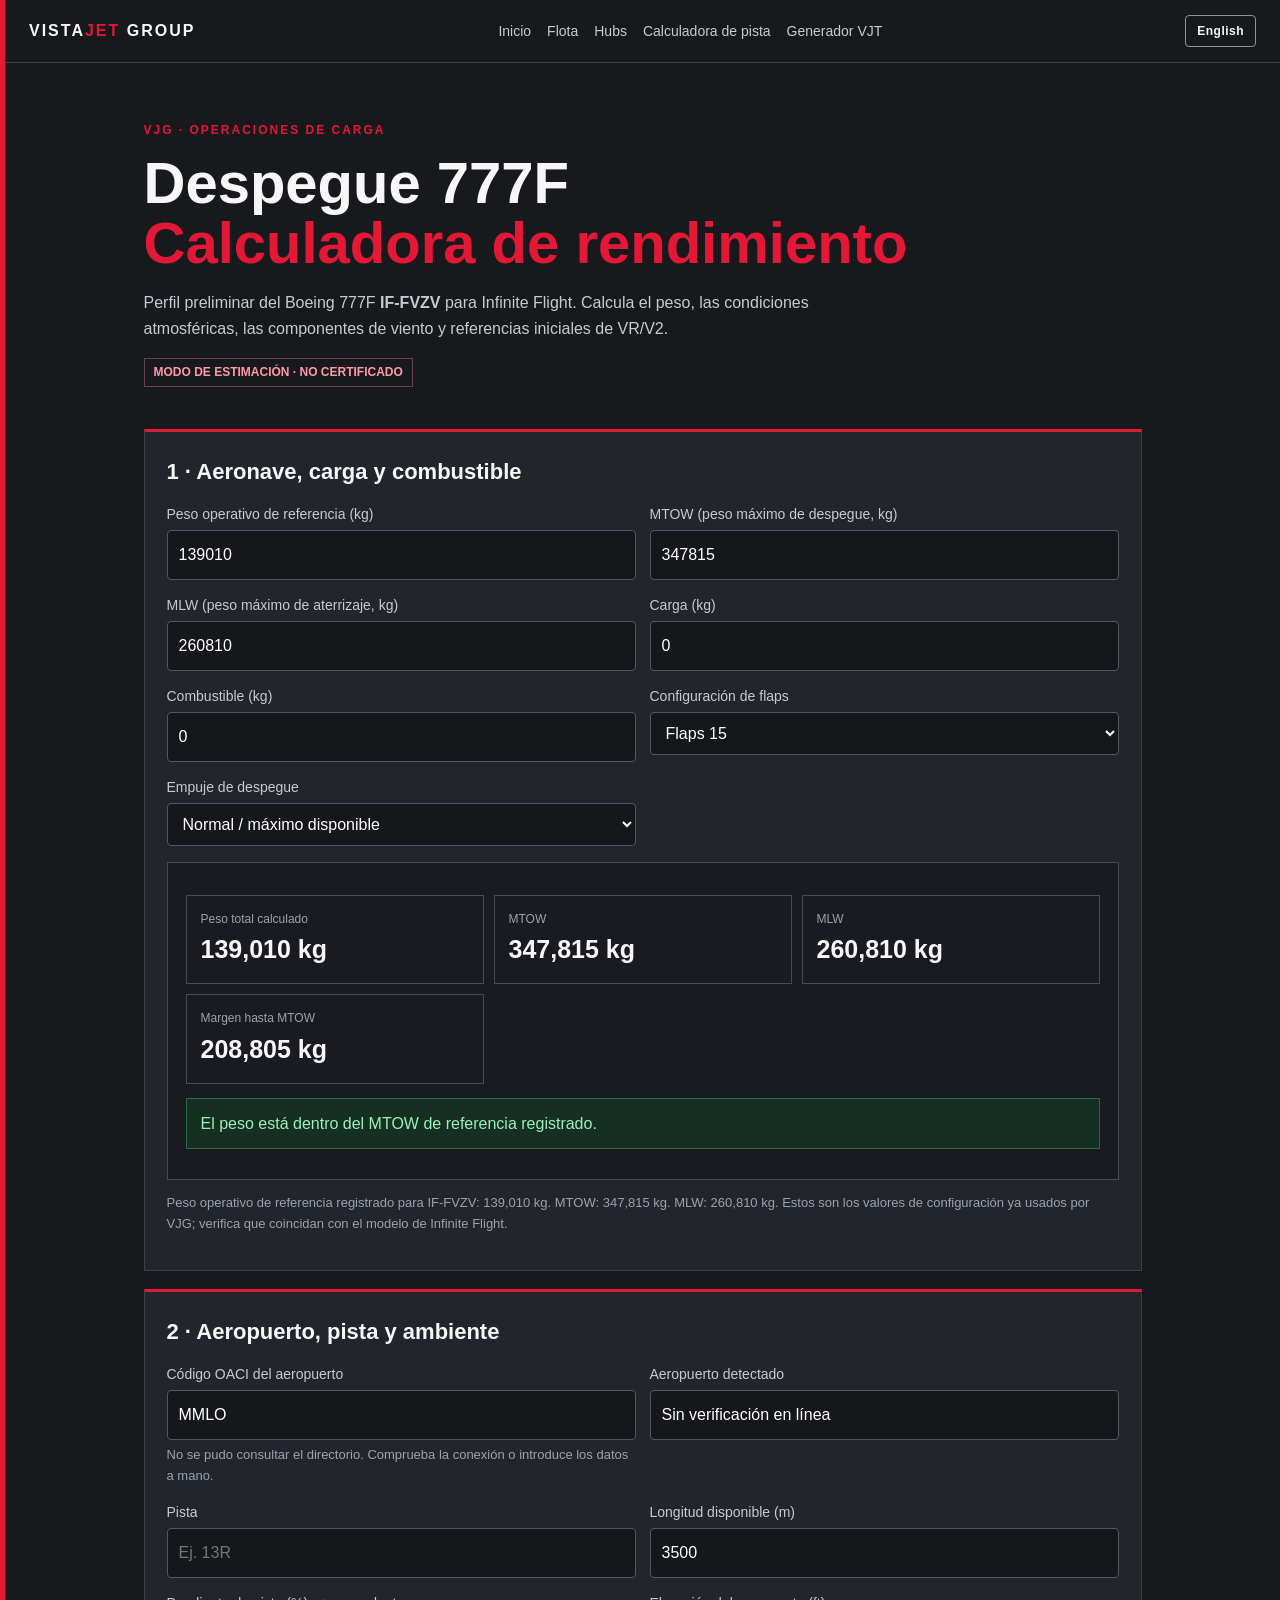
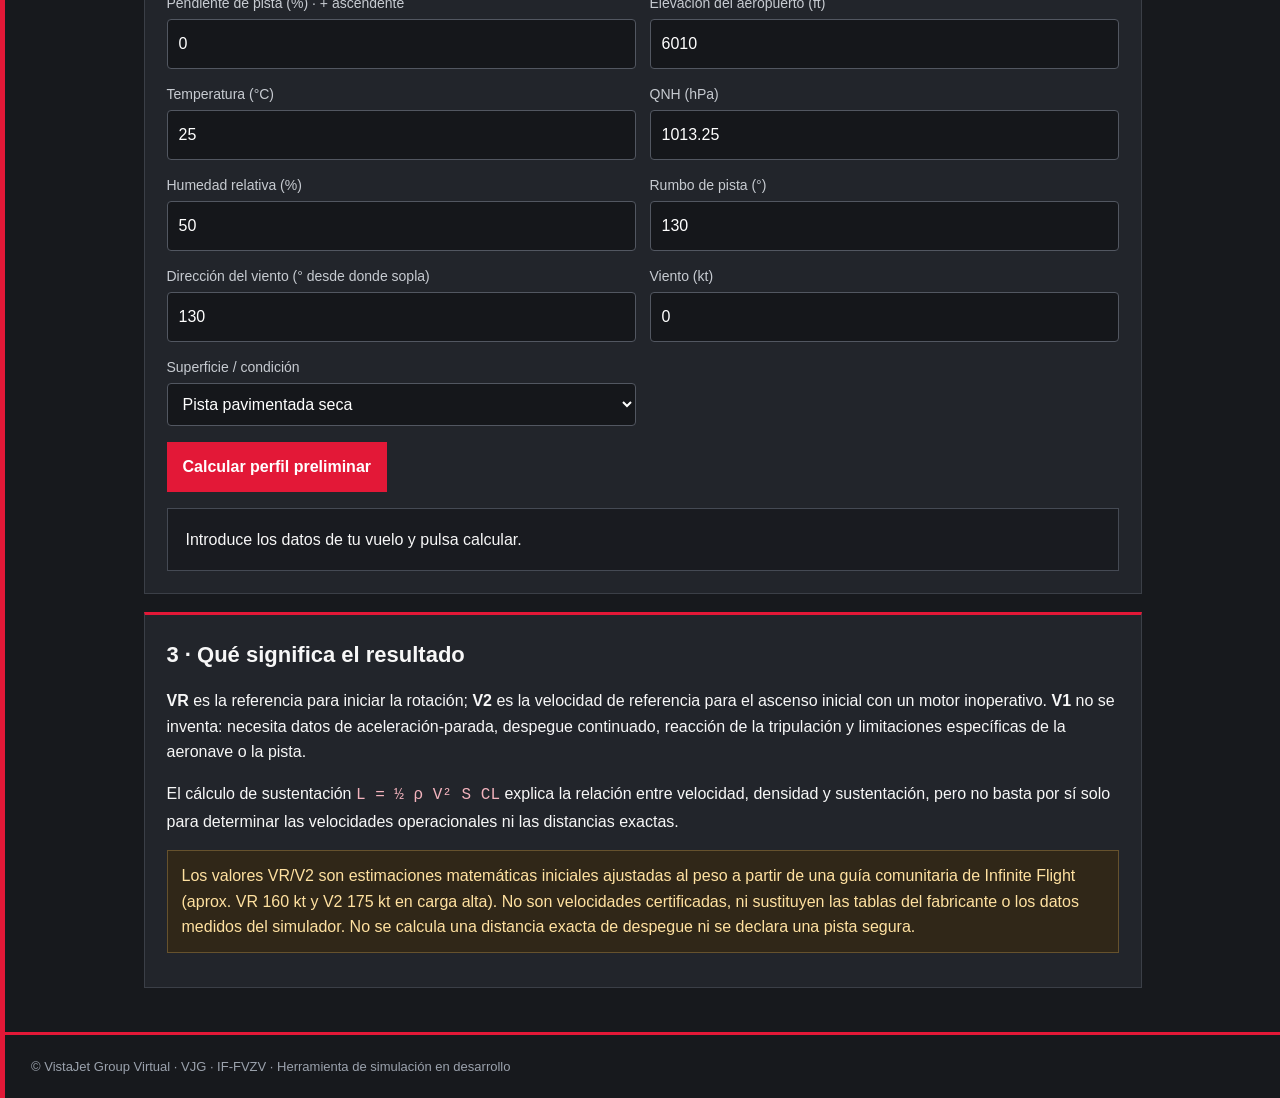
<file: calculadora-despegue-777f.html>
<!doctype html>
<html lang="es">
<head>
<script>try{var l=localStorage.getItem('vjg-lang');if(l==='en'||l==='es')document.documentElement.lang=l;}catch(e){}</script>
<style>html[lang="es"] .vjg-en{display:none!important}html[lang="en"] .vjg-es{display:none!important}</style>
<link rel="stylesheet" href="vjg-lang.css">
<meta charset="utf-8"><meta name="viewport" content="width=device-width,initial-scale=1">
<meta name="description" data-es="Calculadora preliminar de rendimiento de despegue para el Boeing 777F IF-FVZV de VistaJet Group en Infinite Flight." data-en="Preliminary takeoff performance calculator for VistaJet Group Boeing 777F IF-FVZV in Infinite Flight." content="Calculadora preliminar de rendimiento de despegue para el Boeing 777F IF-FVZV de VistaJet Group en Infinite Flight.">
<title data-es="777F · Calculadora de despegue | VJG" data-en="777F · Takeoff Calculator | VJG">777F · Calculadora de despegue | VJG</title>
<style>
:root{--r:#e31837;--bg:#17191d;--p:#22252b;--s:#c7cbd1;--m:#9ba2ad;--line:#3b3f47;--ok:#57e389;--warn:#ffcc66}*{box-sizing:border-box}body{margin:0;background:var(--bg);color:#f7f7f7;font:16px/1.6 Inter,Segoe UI,Arial,sans-serif;border-left:5px solid var(--r)}a{color:inherit;text-decoration:none}.top{border-bottom:1px solid var(--line);padding:15px 24px;display:flex;justify-content:space-between;gap:16px;align-items:center;flex-wrap:wrap}.brand{font-weight:900;letter-spacing:2px}.brand span,.eyebrow,.accent{color:var(--r)}nav{display:flex;gap:16px;flex-wrap:wrap;color:var(--s);font-size:14px}.wrap{max-width:1050px;margin:auto;padding:26px}.eyebrow{font-size:12px;font-weight:800;letter-spacing:2px;text-transform:uppercase}.hero{padding:32px 0 24px}.hero h1{font-size:clamp(35px,6vw,58px);line-height:1.05;margin:12px 0}.hero p{color:var(--s);max-width:760px}.tag{display:inline-block;border:1px solid #6a4148;color:#ff9aa8;padding:4px 9px;font-size:12px;font-weight:800}.panel{background:var(--p);border:1px solid var(--line);border-top:3px solid var(--r);padding:22px;margin:18px 0}.panel h2{margin:0 0 14px;font-size:22px}.grid{display:grid;grid-template-columns:repeat(2,minmax(0,1fr));gap:14px}.field{display:flex;flex-direction:column;gap:5px}.field label{color:var(--s);font-size:14px}.field input,.field select{width:100%;min-width:0;background:#15171b;color:#fff;border:1px solid #525761;border-radius:4px;padding:11px;font:inherit}.field input:focus,.field select:focus{outline:1px solid var(--r);border-color:var(--r)}.btn{padding:12px 16px;background:var(--r);border:0;color:#fff;font:inherit;font-weight:800;cursor:pointer;margin-top:16px}.metrics{display:grid;grid-template-columns:repeat(3,minmax(0,1fr));gap:10px;margin:14px 0}.metric{background:#191b20;border:1px solid #454a54;padding:14px;min-width:0}.metric span{display:block;color:var(--m);font-size:12px}.metric b{font-size:clamp(18px,3vw,25px);overflow-wrap:anywhere}.result{background:#191b20;border:1px solid #454a54;padding:18px;margin-top:16px}.notice{padding:12px 14px;border:1px solid #66522d;background:#302718;color:#ffe1a0;margin:12px 0}.bad{border-color:#8d2b3a;background:#35171c;color:#ff9eaa}.good{border-color:#276b43;background:#153022;color:#9df0b7}.muted{color:var(--m);font-size:13px}.formula{font-family:ui-monospace,SFMono-Regular,Consolas,monospace;color:#f3b3bd;overflow-wrap:anywhere}footer{border-top:3px solid var(--r);padding:22px 26px;color:var(--m);font-size:13px}@media(max-width:650px){.wrap{padding:18px}.top{padding:14px 18px}.grid,.metrics{grid-template-columns:1fr}.hero{padding-top:18px}}
</style>
</head>
<body>
<header class="top"><a class="brand" href="index.html">VISTA<span>JET</span> GROUP</a><nav><a href="index.html"><span class="vjg-es">Inicio</span><span class="vjg-en">Home</span></a><a href="fleet.html"><span class="vjg-es">Flota</span><span class="vjg-en">Fleet</span></a><a href="hubs.html">Hubs</a><a href="calculadora-pista.html"><span class="vjg-es">Calculadora de pista</span><span class="vjg-en">Runway Calculator</span></a><a href="generador-vuelos.html"><span class="vjg-es">Generador VJT</span><span class="vjg-en">VJT Generator</span></a></nav>
<button class="vjg-lang-btn" id="vjgLangBtn" type="button"><span class="vjg-es">English</span><span class="vjg-en">Español</span></button>
</header>
<main class="wrap">
<section class="hero"><div class="eyebrow">VJG · <span class="vjg-es">OPERACIONES DE CARGA</span><span class="vjg-en">CARGO OPERATIONS</span></div><h1><span class="vjg-es">Despegue 777F<br><span class="accent">Calculadora de rendimiento</span></span><span class="vjg-en">777F Takeoff<br><span class="accent">Performance Calculator</span></span></h1><p><span class="vjg-es">Perfil preliminar del Boeing 777F <strong>IF-FVZV</strong> para Infinite Flight. Calcula el peso, las condiciones atmosféricas, las componentes de viento y referencias iniciales de VR/V2.</span><span class="vjg-en">Preliminary profile for the Boeing 777F <strong>IF-FVZV</strong> in Infinite Flight. It calculates weight, atmospheric conditions, wind components, and initial VR/V2 references.</span></p><span class="tag"><span class="vjg-es">MODO DE ESTIMACIÓN · NO CERTIFICADO</span><span class="vjg-en">ESTIMATE MODE · NOT CERTIFIED</span></span></section>
<section class="panel"><h2><span class="vjg-es">1 · Aeronave, carga y combustible</span><span class="vjg-en">1 · Aircraft, payload and fuel</span></h2><div class="grid">
<div class="field"><label for="empty"><span class="vjg-es">Peso operativo de referencia (kg)</span><span class="vjg-en">Reference operating weight (kg)</span></label><input id="empty" type="number" min="1" step="10" value="139010"></div>
<div class="field"><label for="mtow"><span class="vjg-es">MTOW (peso máximo de despegue, kg)</span><span class="vjg-en">MTOW (maximum takeoff weight, kg)</span></label><input id="mtow" type="number" min="1" step="100" value="347815"></div>
<div class="field"><label for="mlw"><span class="vjg-es">MLW (peso máximo de aterrizaje, kg)</span><span class="vjg-en">MLW (maximum landing weight, kg)</span></label><input id="mlw" type="number" min="1" step="100" value="260810"></div>
<div class="field"><label for="cargo"><span class="vjg-es">Carga (kg)</span><span class="vjg-en">Payload (kg)</span></label><input id="cargo" type="number" min="0" step="100" value="0"></div>
<div class="field"><label for="fuel"><span class="vjg-es">Combustible (kg)</span><span class="vjg-en">Fuel (kg)</span></label><input id="fuel" type="number" min="0" step="100" value="0"></div>
<div class="field"><label for="flaps"><span class="vjg-es">Configuración de flaps</span><span class="vjg-en">Flap setting</span></label><select id="flaps"><option value="5">Flaps 5</option><option value="15" selected>Flaps 15</option><option value="20">Flaps 20</option></select></div>
<div class="field"><label for="thrust"><span class="vjg-es">Empuje de despegue</span><span class="vjg-en">Takeoff thrust</span></label><select id="thrust"><option value="normal" selected data-es="Normal / máximo disponible" data-en="Normal / maximum available">Normal / máximo disponible</option><option value="reduced" data-es="Empuje reducido" data-en="Reduced thrust">Empuje reducido</option></select></div>
</div><div id="weight" class="result" aria-live="polite"></div><p class="muted"><span class="vjg-es">Peso operativo de referencia registrado para IF-FVZV: 139,010 kg. MTOW: 347,815 kg. MLW: 260,810 kg. Estos son los valores de configuración ya usados por VJG; verifica que coincidan con el modelo de Infinite Flight.</span><span class="vjg-en">Reference operating weight recorded for IF-FVZV: 139,010 kg. MTOW: 347,815 kg. MLW: 260,810 kg. These are the configuration values already used by VJG; confirm they match the Infinite Flight model.</span></p></section>
<section class="panel"><h2><span class="vjg-es">2 · Aeropuerto, pista y ambiente</span><span class="vjg-en">2 · Airport, runway and conditions</span></h2><div class="grid">
<div class="field"><label for="icao"><span class="vjg-es">Código OACI del aeropuerto</span><span class="vjg-en">Airport ICAO code</span></label><input id="icao" maxlength="4" value="MMLO" autocomplete="off" aria-describedby="airportStatus"><small id="airportStatus" class="muted">Buscando aeropuerto…</small></div>
<div class="field"><label for="airportName"><span class="vjg-es">Aeropuerto detectado</span><span class="vjg-en">Detected airport</span></label><input id="airportName" readonly value="Cargando datos del aeropuerto…"></div>
<div class="field"><label for="runway"><span class="vjg-es">Pista</span><span class="vjg-en">Runway</span></label><input id="runway" maxlength="3" value="" data-ph-es="Ej. 13R" data-ph-en="e.g. 13R" placeholder="Ej. 13R"></div>
<div class="field"><label for="length"><span class="vjg-es">Longitud disponible (m)</span><span class="vjg-en">Available length (m)</span></label><input id="length" type="number" min="1" value="3500"></div>
<div class="field"><label for="slope"><span class="vjg-es">Pendiente de pista (%) · + ascendente</span><span class="vjg-en">Runway slope (%) · + upslope</span></label><input id="slope" type="number" step="0.1" value="0"></div>
<div class="field"><label for="elev"><span class="vjg-es">Elevación del aeropuerto (ft)</span><span class="vjg-en">Airport elevation (ft)</span></label><input id="elev" type="number" value="6010"></div>
<div class="field"><label for="temp"><span class="vjg-es">Temperatura (°C)</span><span class="vjg-en">Temperature (°C)</span></label><input id="temp" type="number" value="25"></div>
<div class="field"><label for="qnh">QNH (hPa)</label><input id="qnh" type="number" step="0.1" value="1013.25"></div>
<div class="field"><label for="humidity"><span class="vjg-es">Humedad relativa (%)</span><span class="vjg-en">Relative humidity (%)</span></label><input id="humidity" type="number" min="0" max="100" value="50"></div>
<div class="field"><label for="heading"><span class="vjg-es">Rumbo de pista (°)</span><span class="vjg-en">Runway heading (°)</span></label><input id="heading" type="number" min="0" max="360" value="130"></div>
<div class="field"><label for="windDir"><span class="vjg-es">Dirección del viento (° desde donde sopla)</span><span class="vjg-en">Wind direction (° it is blowing from)</span></label><input id="windDir" type="number" min="0" max="360" value="130"></div>
<div class="field"><label for="windSpeed"><span class="vjg-es">Viento (kt)</span><span class="vjg-en">Wind (kt)</span></label><input id="windSpeed" type="number" min="0" value="0"></div>
<div class="field"><label for="surface"><span class="vjg-es">Superficie / condición</span><span class="vjg-en">Surface / condition</span></label><select id="surface"><option value="dry" data-es="Pista pavimentada seca" data-en="Dry paved runway">Pista pavimentada seca</option><option value="wet" data-es="Pista pavimentada mojada" data-en="Wet paved runway">Pista pavimentada mojada</option><option value="contaminated" data-es="Pista contaminada" data-en="Contaminated runway">Pista contaminada</option><option value="grass" data-es="Césped / superficie no pavimentada" data-en="Grass / unpaved surface">Césped / superficie no pavimentada</option></select></div>
</div><button class="btn" id="calculate" type="button">Calcular perfil preliminar</button><div id="result" class="result" aria-live="polite"><span class="vjg-es">Introduce los datos de tu vuelo y pulsa calcular.</span><span class="vjg-en">Enter your flight data and press calculate.</span></div></section>
<section class="panel"><h2><span class="vjg-es">3 · Qué significa el resultado</span><span class="vjg-en">3 · What the result means</span></h2><p><span class="vjg-es"><strong>VR</strong> es la referencia para iniciar la rotación; <strong>V2</strong> es la velocidad de referencia para el ascenso inicial con un motor inoperativo. <strong>V1</strong> no se inventa: necesita datos de aceleración-parada, despegue continuado, reacción de la tripulación y limitaciones específicas de la aeronave o la pista.</span><span class="vjg-en"><strong>VR</strong> is the reference for starting the rotation; <strong>V2</strong> is the reference speed for the initial climb with one engine inoperative. <strong>V1</strong> is not invented: it needs accelerate-stop data, continued takeoff, crew reaction, and aircraft or runway limits.</span></p><p><span class="vjg-es">El cálculo de sustentación <span class="formula">L = ½ ρ V² S CL</span> explica la relación entre velocidad, densidad y sustentación, pero no basta por sí solo para determinar las velocidades operacionales ni las distancias exactas.</span><span class="vjg-en">The lift relationship <span class="formula">L = ½ ρ V² S CL</span> explains speed, density, and lift, but it is not enough by itself to determine operating speeds or exact distances.</span></p><div class="notice"><span class="vjg-es">Los valores VR/V2 son estimaciones matemáticas iniciales ajustadas al peso a partir de una guía comunitaria de Infinite Flight (aprox. VR 160 kt y V2 175 kt en carga alta). No son velocidades certificadas, ni sustituyen las tablas del fabricante o los datos medidos del simulador. No se calcula una distancia exacta de despegue ni se declara una pista segura.</span><span class="vjg-en">VR/V2 are initial weight-adjusted mathematical estimates from an Infinite Flight community guide (about VR 160 kt and V2 175 kt at high weight). They are not certified speeds and do not replace manufacturer tables or measured simulator data. Exact takeoff distance is not calculated and no runway is declared safe.</span></div></section>
</main><footer>© VistaJet Group Virtual · VJG · IF-FVZV · <span class="vjg-es">Herramienta de simulación en desarrollo</span><span class="vjg-en">Simulation tool in development</span></footer>
<script src="vjg-lang.js"></script>
<script src="vjg-takeoff.js"></script>
</body>
</html>
</file>
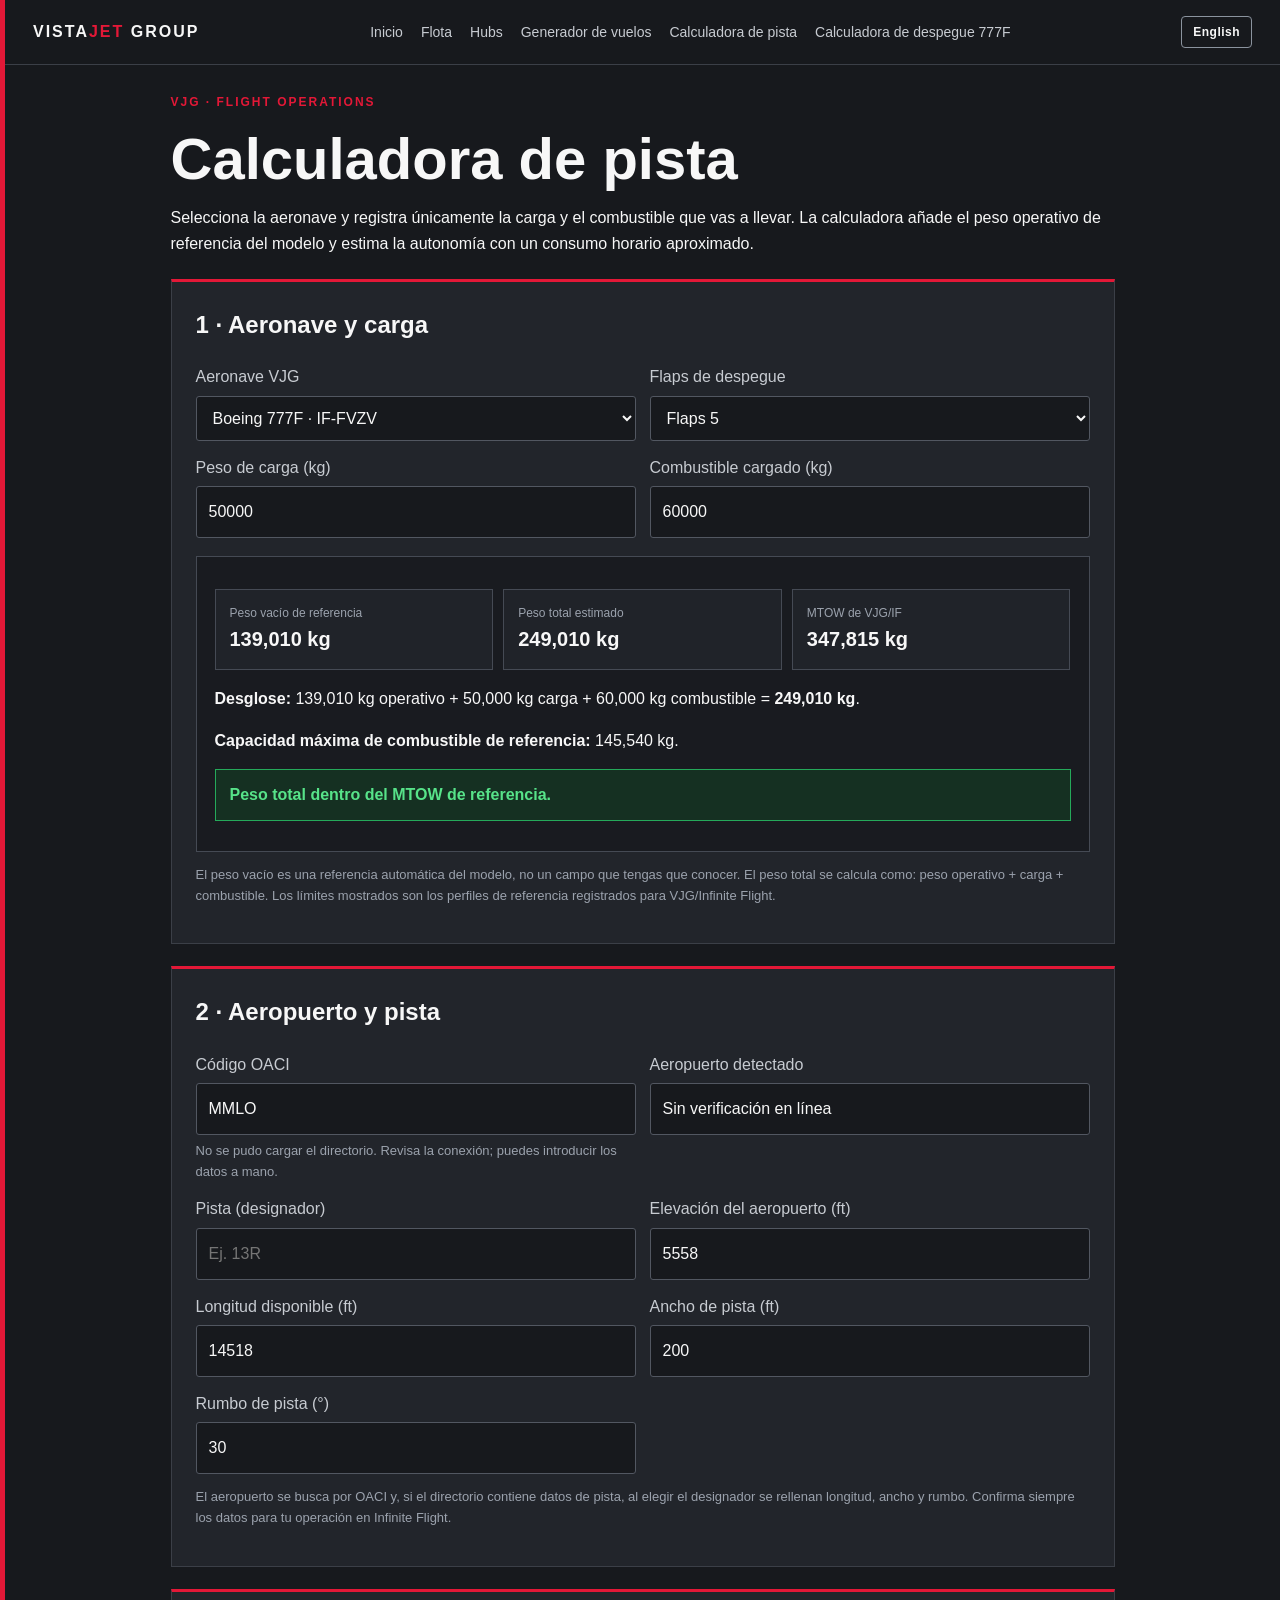
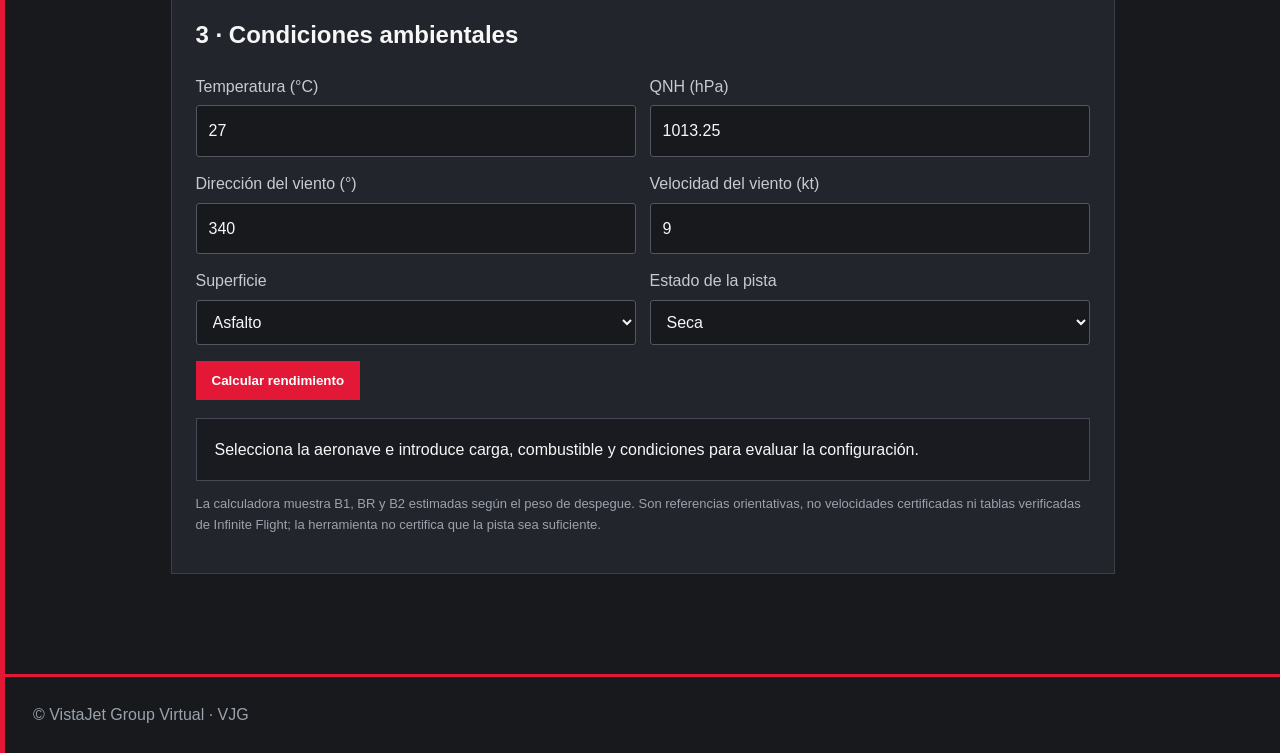
<file: calculadora-pista.html>
<!doctype html>
<html lang="es">
<head>
<script>try{var l=localStorage.getItem('vjg-lang');if(l==='en'||l==='es')document.documentElement.lang=l;}catch(e){}</script>
<style>html[lang="es"] .vjg-en{display:none!important}html[lang="en"] .vjg-es{display:none!important}</style>
<link rel="stylesheet" href="vjg-lang.css">
<meta charset="utf-8"><meta name="viewport" content="width=device-width,initial-scale=1">
<meta http-equiv="Cache-Control" content="no-cache, no-store, must-revalidate">
<title data-es="Calculadora de pista | VistaJet Group" data-en="Runway Calculator | VistaJet Group">Calculadora de pista | VistaJet Group</title>
<style>
:root{--r:#e31837;--bg:#17191d;--p:#22252b;--s:#c7cbd1;--m:#9ba2ad;--line:#3b3f47}*{box-sizing:border-box}body{margin:0;background:var(--bg);color:#f7f7f7;font:16px/1.6 Inter,Segoe UI,Arial,sans-serif;border-left:5px solid var(--r)}a{color:inherit;text-decoration:none}header{border-bottom:1px solid var(--line);padding:16px 28px;display:flex;align-items:center;justify-content:space-between;gap:20px;flex-wrap:wrap}.brand{font-weight:900;letter-spacing:2px}.brand span,.eyebrow,.accent{color:var(--r)}nav{display:flex;gap:18px;flex-wrap:wrap;color:var(--s);font-size:14px}.wrap{max-width:1000px;margin:auto;padding:28px}.eyebrow{letter-spacing:2px;font-weight:800;font-size:12px}h1{font-size:clamp(36px,6vw,58px);line-height:1.05;margin:16px 0}h2{margin-top:0}.panel{background:var(--p);border:1px solid var(--line);border-top:3px solid var(--r);padding:24px;margin:22px 0}.grid{display:grid;grid-template-columns:repeat(2,minmax(0,1fr));gap:14px}.field{display:flex;flex-direction:column;gap:6px;min-width:0}.field input,.field select{width:100%;background:#17191d;color:#f7f7f7;border:1px solid #525761;border-radius:3px;padding:12px;font:inherit}.field label{color:var(--s)}.btn{display:inline-block;padding:12px 16px;background:var(--r);font-weight:800;margin-top:16px;border:0;color:#fff;cursor:pointer}.result{border:1px solid #454a54;padding:18px;margin-top:18px;background:#191b20;overflow-wrap:anywhere}.result strong{color:var(--r);font-size:22px}.alert{margin:12px 0;padding:12px 14px;border:1px solid;font-weight:800}.bad{color:#ff6571;background:#35171c;border-color:var(--r)}.good{color:#57e389;background:#153022;border-color:#25a95a}.muted{color:var(--m);font-size:13px}.summary{display:grid;grid-template-columns:repeat(3,minmax(0,1fr));gap:10px;margin:14px 0}.metric{border:1px solid #454a54;padding:14px;background:#202329}.metric span{display:block;color:var(--m);font-size:12px}.metric b{font-size:20px}.small{font-size:12px;color:var(--m)}footer{border-top:3px solid var(--r);padding:25px 28px;color:var(--m);margin-top:50px}@media(max-width:700px){.wrap{padding:20px}header{padding:16px 20px}.grid{grid-template-columns:1fr}.summary{grid-template-columns:1fr}}
</style>
</head>
<body>
<header><a class="brand" href="index.html">VISTA<span>JET</span> GROUP</a><nav><a href="index.html"><span class="vjg-es">Inicio</span><span class="vjg-en">Home</span></a><a href="fleet.html"><span class="vjg-es">Flota</span><span class="vjg-en">Fleet</span></a><a href="hubs.html">Hubs</a><a href="generador-vuelos.html"><span class="vjg-es">Generador de vuelos</span><span class="vjg-en">Flight Generator</span></a><a href="calculadora-pista.html" aria-current="page"><span class="vjg-es">Calculadora de pista</span><span class="vjg-en">Runway Calculator</span></a><a href="calculadora-despegue-777f.html"><span class="vjg-es">Calculadora de despegue 777F</span><span class="vjg-en">777F Takeoff Calculator</span></a></nav>
<button class="vjg-lang-btn" id="vjgLangBtn" type="button"><span class="vjg-es">English</span><span class="vjg-en">Español</span></button>
</header>
<main class="wrap"><div class="eyebrow">VJG · FLIGHT OPERATIONS</div><h1><span class="vjg-es">Calculadora de pista</span><span class="vjg-en">Runway Calculator</span></h1><p><span class="vjg-es">Selecciona la aeronave y registra únicamente la carga y el combustible que vas a llevar. La calculadora añade el peso operativo de referencia del modelo y estima la autonomía con un consumo horario aproximado.</span><span class="vjg-en">Select the aircraft and enter only the payload and fuel you will carry. The calculator adds the model’s reference operating weight and estimates endurance from an approximate hourly burn.</span></p>
<section class="panel">
<h2><span class="vjg-es">1 · Aeronave y carga</span><span class="vjg-en">1 · Aircraft and payload</span></h2>
<div class="grid">
<div class="field"><label for="aircraft"><span class="vjg-es">Aeronave VJG</span><span class="vjg-en">VJG aircraft</span></label><select id="aircraft"><option value="777f">Boeing 777F · IF-FVZV</option><option value="challenger">Bombardier Challenger 350 · IF-DUOA</option><option value="a380">Airbus A380-800 · IF-JNPB</option></select></div>
<div class="field"><label for="flaps"><span class="vjg-es">Flaps de despegue</span><span class="vjg-en">Takeoff flaps</span></label><select id="flaps"></select></div>
<div class="field"><label for="cargo"><span class="vjg-es">Peso de carga (kg)</span><span class="vjg-en">Payload weight (kg)</span></label><input id="cargo" type="number" min="0" step="100" value="50000"></div>
<div class="field"><label for="fuel"><span class="vjg-es">Combustible cargado (kg)</span><span class="vjg-en">Fuel loaded (kg)</span></label><input id="fuel" type="number" min="0" step="100" value="60000"></div>
</div>
<div class="result" id="weightSummary" aria-live="polite"></div>
<p class="muted"><span class="vjg-es">El peso vacío es una referencia automática del modelo, no un campo que tengas que conocer. El peso total se calcula como: peso operativo + carga + combustible. Los límites mostrados son los perfiles de referencia registrados para VJG/Infinite Flight.</span><span class="vjg-en">Empty weight is an automatic model reference, not a figure you need to know. Total weight is operating weight + payload + fuel. The limits shown are the reference profiles recorded for VJG/Infinite Flight.</span></p>
</section>
<section class="panel">
<h2><span class="vjg-es">2 · Aeropuerto y pista</span><span class="vjg-en">2 · Airport and runway</span></h2>
<div class="grid">
<div class="field"><label for="icao"><span class="vjg-es">Código OACI</span><span class="vjg-en">ICAO code</span></label><input id="icao" maxlength="4" value="MMLO" autocomplete="off" placeholder="KJFK"><small id="airportStatus" class="muted" aria-live="polite">Consultando directorio de aeropuertos…</small></div>
<div class="field"><label for="airportName"><span class="vjg-es">Aeropuerto detectado</span><span class="vjg-en">Detected airport</span></label><input id="airportName" readonly value="Buscando aeropuerto…"></div>
<div class="field"><label for="runway"><span class="vjg-es">Pista (designador)</span><span class="vjg-en">Runway (designator)</span></label><input id="runway" list="runwayOptions" maxlength="3" value="" data-ph-es="Ej. 13R" data-ph-en="e.g. 13R" placeholder="Ej. 13R" autocomplete="off"><datalist id="runwayOptions"></datalist></div>
<div class="field"><label for="elev"><span class="vjg-es">Elevación del aeropuerto (ft)</span><span class="vjg-en">Airport elevation (ft)</span></label><input id="elev" type="number" value="5558"></div>
<div class="field"><label for="length"><span class="vjg-es">Longitud disponible (ft)</span><span class="vjg-en">Available length (ft)</span></label><input id="length" type="number" value="14518"></div>
<div class="field"><label for="width"><span class="vjg-es">Ancho de pista (ft)</span><span class="vjg-en">Runway width (ft)</span></label><input id="width" type="number" value="200"></div>
<div class="field"><label for="heading"><span class="vjg-es">Rumbo de pista (°)</span><span class="vjg-en">Runway heading (°)</span></label><input id="heading" type="number" value="30"></div>
</div>
<p class="muted"><span class="vjg-es">El aeropuerto se busca por OACI y, si el directorio contiene datos de pista, al elegir el designador se rellenan longitud, ancho y rumbo. Confirma siempre los datos para tu operación en Infinite Flight.</span><span class="vjg-en">The airport is looked up by ICAO. If the directory has runway data, choosing a designator fills length, width, and heading. Always confirm the figures for your Infinite Flight operation.</span></p>
</section>
<section class="panel">
<h2><span class="vjg-es">3 · Condiciones ambientales</span><span class="vjg-en">3 · Environmental conditions</span></h2>
<div class="grid">
<div class="field"><label for="temp"><span class="vjg-es">Temperatura (°C)</span><span class="vjg-en">Temperature (°C)</span></label><input id="temp" type="number" value="27"></div>
<div class="field"><label for="qnh">QNH (hPa)</label><input id="qnh" type="number" value="1013.25" step="0.1"></div>
<div class="field"><label for="windDir"><span class="vjg-es">Dirección del viento (°)</span><span class="vjg-en">Wind direction (°)</span></label><input id="windDir" type="number" value="340"></div>
<div class="field"><label for="windSpeed"><span class="vjg-es">Velocidad del viento (kt)</span><span class="vjg-en">Wind speed (kt)</span></label><input id="windSpeed" type="number" value="9"></div>
<div class="field"><label for="surface"><span class="vjg-es">Superficie</span><span class="vjg-en">Surface</span></label><select id="surface"><option value="asphalt" data-es="Asfalto" data-en="Asphalt">Asfalto</option><option value="concrete" data-es="Concreto" data-en="Concrete">Concreto</option><option value="other" data-es="Otra" data-en="Other">Otra</option></select></div>
<div class="field"><label for="condition"><span class="vjg-es">Estado de la pista</span><span class="vjg-en">Runway condition</span></label><select id="condition"><option value="dry" data-es="Seca" data-en="Dry">Seca</option><option value="wet" data-es="Mojada" data-en="Wet">Mojada</option><option value="contaminated" data-es="Contaminada" data-en="Contaminated">Contaminada</option></select></div>
</div>
<button class="btn" id="calculate" type="button">Calcular rendimiento</button>
<div class="result" id="result" aria-live="polite"><span class="vjg-es">Selecciona la aeronave e introduce carga, combustible y condiciones para evaluar la configuración.</span><span class="vjg-en">Select the aircraft and enter payload, fuel, and conditions to evaluate the setup.</span></div>
<p class="muted"><span class="vjg-es">La calculadora muestra B1, BR y B2 estimadas según el peso de despegue. Son referencias orientativas, no velocidades certificadas ni tablas verificadas de Infinite Flight; la herramienta no certifica que la pista sea suficiente.</span><span class="vjg-en">The calculator shows estimated B1, BR, and B2 from takeoff weight. They are indicative references, not certified speeds or verified Infinite Flight tables; the tool does not certify that the runway is sufficient.</span></p>
</section>
</main><footer>© VistaJet Group Virtual · VJG</footer>
<script src="vjg-lang.js"></script>
<script src="vjg-pista.js"></script>
</body>
</html>
</file>
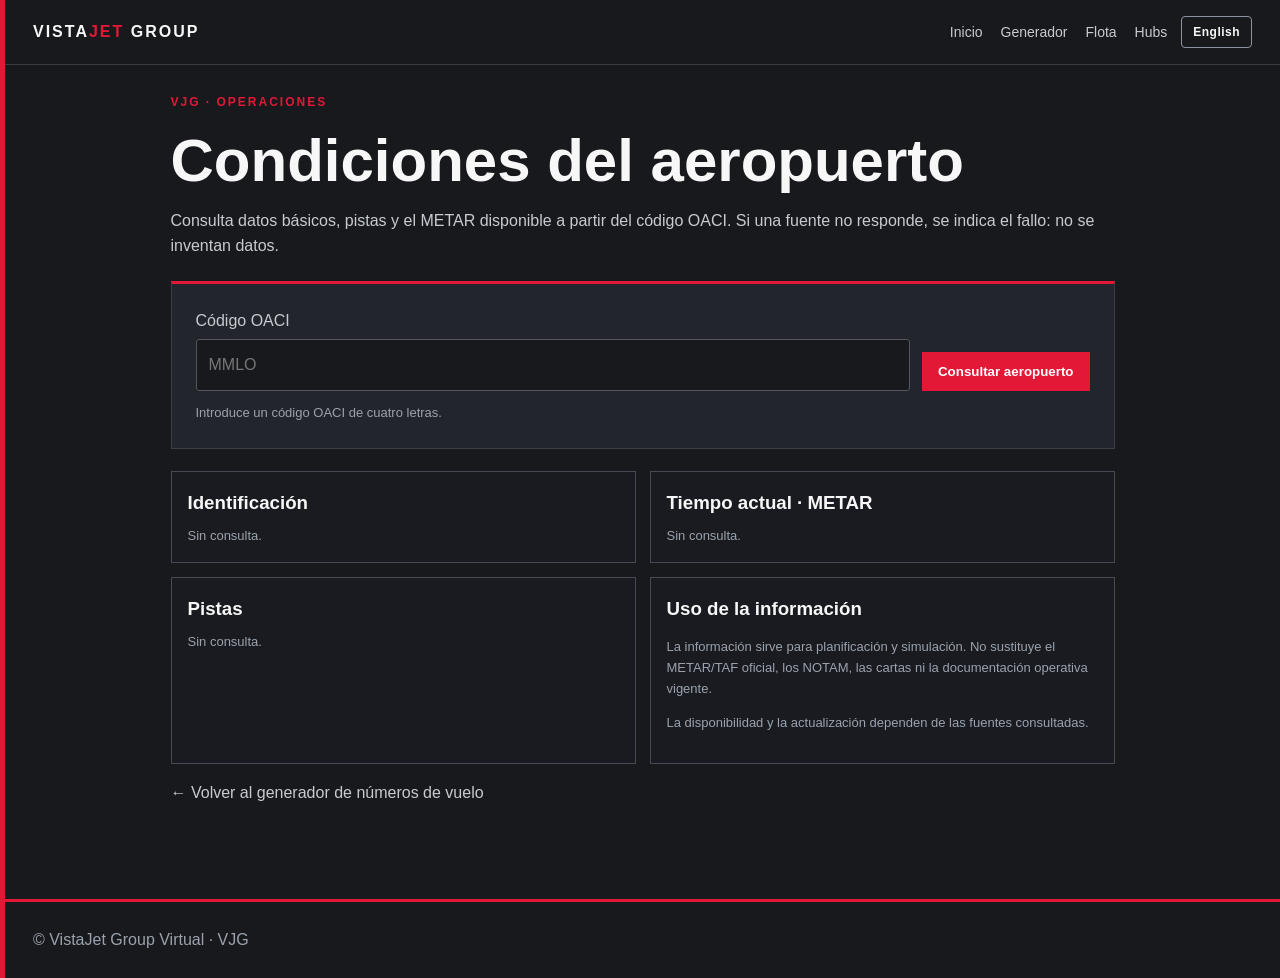
<file: condiciones-aeropuerto.html>
<!doctype html>
<html lang="es">
<head>
<meta charset="utf-8">
<meta name="viewport" content="width=device-width,initial-scale=1">
<script>try{var l=localStorage.getItem('vjg-lang');if(l==='en'||l==='es')document.documentElement.lang=l;}catch(e){}</script>
<style>html[lang="es"] .vjg-en{display:none!important}html[lang="en"] .vjg-es{display:none!important}</style>
<link rel="stylesheet" href="vjg-lang.css">
<title data-es="Condiciones del aeropuerto | VistaJet Group" data-en="Airport Conditions | VistaJet Group">Condiciones del aeropuerto | VistaJet Group</title>
<style>
:root{--r:#e31837;--bg:#17191d;--p:#22252b;--s:#c7cbd1;--m:#9ba2ad}
*{box-sizing:border-box}body{margin:0;background:var(--bg);color:#f7f7f7;font:16px/1.6 Inter,Segoe UI,Arial,sans-serif;border-left:5px solid var(--r)}
a{color:inherit;text-decoration:none}.wrap{max-width:1000px;margin:auto;padding:28px}
header{border-bottom:1px solid #393d45;padding:16px 28px;display:flex;align-items:center;justify-content:space-between;gap:20px;flex-wrap:wrap}
.brand{font-weight:900;letter-spacing:2px}.brand span,.eyebrow{color:var(--r)}
nav{display:flex;gap:18px;flex-wrap:wrap;color:var(--s);font-size:14px}
.eyebrow{letter-spacing:2px;font-weight:800;font-size:12px}
h1{font-size:clamp(38px,6vw,60px);line-height:1.05;margin:16px 0}
.panel{background:var(--p);border:1px solid #3b3f47;border-top:3px solid var(--r);padding:24px;margin:22px 0}
p,label{color:var(--s)}
.formgrid{display:grid;grid-template-columns:minmax(0,1fr) auto;gap:12px}
.field{display:flex;flex-direction:column;gap:6px}
.field input{width:100%;background:#17191d;color:#f7f7f7;border:1px solid #525761;border-radius:3px;padding:12px;font:inherit;text-transform:uppercase}
.btn{padding:12px 16px;background:var(--r);font-weight:800;border:0;color:#fff;cursor:pointer;align-self:end}
.muted{color:var(--m);font-size:13px}
.cards{display:grid;grid-template-columns:repeat(2,minmax(0,1fr));gap:14px}
.card{border:1px solid #454a54;padding:16px;background:#191b20;min-width:0}
.card h3{margin:0 0 8px}
.card strong{color:var(--r)}
.data-line{padding:8px 0;border-bottom:1px solid #353941;overflow-wrap:anywhere}
.data-line:last-child{border-bottom:0}
.error{color:#ff8d9b}
footer{border-top:3px solid var(--r);padding:25px 28px;color:var(--m);margin-top:50px}
@media(max-width:700px){.wrap{padding:20px}header{padding:16px 20px}.cards{grid-template-columns:1fr}.formgrid{grid-template-columns:1fr}.btn{align-self:stretch}}
</style>
</head>
<body>
<header>
<a class="brand" href="index.html">VISTA<span>JET</span> GROUP</a>
<div class="vjg-head-tools">
<nav>
<a href="index.html"><span class="vjg-es">Inicio</span><span class="vjg-en">Home</span></a>
<a href="generador-vuelos.html"><span class="vjg-es">Generador</span><span class="vjg-en">Flight Generator</span></a>
<a href="fleet.html"><span class="vjg-es">Flota</span><span class="vjg-en">Fleet</span></a>
<a href="hubs.html">Hubs</a>
</nav>
<button class="vjg-lang-btn" id="vjgLangBtn" type="button"><span class="vjg-es">English</span><span class="vjg-en">Español</span></button>
</div>
</header>
<main class="wrap">
<div class="eyebrow">VJG · <span class="vjg-es">OPERACIONES</span><span class="vjg-en">FLIGHT OPERATIONS</span></div>
<h1><span class="vjg-es">Condiciones del aeropuerto</span><span class="vjg-en">Airport Conditions</span></h1>
<p><span class="vjg-es">Consulta datos básicos, pistas y el METAR disponible a partir del código OACI. Si una fuente no responde, se indica el fallo: no se inventan datos.</span><span class="vjg-en">Look up basic airport details, runways, and the available METAR from the ICAO code. If a source fails, the error is shown: missing data is not invented.</span></p>
<section class="panel">
<form id="airportForm">
<div class="formgrid">
<div class="field">
<label for="icao"><span class="vjg-es">Código OACI</span><span class="vjg-en">Airport ICAO Code</span></label>
<input id="icao" maxlength="4" pattern="[A-Za-z]{4}" placeholder="MMLO" required autocomplete="off">
</div>
<button class="btn" type="submit"><span class="vjg-es">Consultar aeropuerto</span><span class="vjg-en">Check Airport</span></button>
</div>
</form>
<div id="status" class="muted" aria-live="polite" style="margin-top:12px"></div>
</section>
<div class="cards">
<section class="card"><h3><span class="vjg-es">Identificación</span><span class="vjg-en">Identification</span></h3><div id="airportData" class="muted"></div></section>
<section class="card"><h3><span class="vjg-es">Tiempo actual · METAR</span><span class="vjg-en">Current Weather · METAR</span></h3><div id="weatherData" class="muted"></div></section>
<section class="card"><h3><span class="vjg-es">Pistas</span><span class="vjg-en">Runways</span></h3><div id="runwayData" class="muted"></div></section>
<section class="card"><h3><span class="vjg-es">Uso de la información</span><span class="vjg-en">Use of Information</span></h3>
<p class="muted"><span class="vjg-es">La información sirve para planificación y simulación. No sustituye el METAR/TAF oficial, los NOTAM, las cartas ni la documentación operativa vigente.</span><span class="vjg-en">Information is for planning and simulation only. It does not replace official METAR/TAF, NOTAMs, aeronautical charts, or current operational documentation.</span></p>
<p class="muted"><span class="vjg-es">La disponibilidad y la actualización dependen de las fuentes consultadas.</span><span class="vjg-en">Data availability and updates depend on the sources consulted.</span></p>
</section>
</div>
<p><a href="generador-vuelos.html"><span class="vjg-es">← Volver al generador de números de vuelo</span><span class="vjg-en">← Back to the Flight Number Generator</span></a></p>
</main>
<footer>© VistaJet Group Virtual · VJG</footer>
<script src="vjg-lang.js"></script>
<script src="vjg-airports.js"></script>
<script>
(() => {
  const t = (es, en) => (window.VJGLang ? window.VJGLang.t(es, en) : (document.documentElement.lang === "en" ? en : es));
  const $ = (id) => document.getElementById(id);
  const state = { phase: "idle", code: "", airport: null, airportError: "", metar: undefined, metarError: "", runways: undefined, runwayError: "" };

  function line(label, value) {
    return '<div class="data-line"><strong>' + label + "</strong> " + value + "</div>";
  }
  function idle(el, es, en) {
    el.className = "muted";
    el.textContent = t(es, en);
  }
  function paint() {
    const status = $("status");
    status.className = "muted";
    if (state.phase === "idle") {
      status.textContent = t("Introduce un código OACI de cuatro letras.", "Enter a four-letter ICAO code.");
      idle($("airportData"), "Sin consulta.", "Not queried.");
      idle($("weatherData"), "Sin consulta.", "Not queried.");
      idle($("runwayData"), "Sin consulta.", "Not queried.");
      return;
    }
    if (state.phase === "invalid") {
      status.className = "error";
      status.textContent = t("El código OACI debe tener cuatro letras.", "The ICAO code must be four letters.");
      idle($("airportData"), "Código no válido.", "Invalid code.");
      idle($("weatherData"), "Sin consulta.", "Not queried.");
      idle($("runwayData"), "Sin consulta.", "Not queried.");
      return;
    }
    if (state.phase === "loading") {
      status.textContent = t("Consultando " + state.code + "…", "Looking up " + state.code + "…");
      idle($("airportData"), "Cargando directorio…", "Loading directory…");
      idle($("weatherData"), "Cargando METAR…", "Loading METAR…");
      idle($("runwayData"), "Cargando pistas…", "Loading runways…");
      return;
    }
    if (state.airport) {
      const a = state.airport;
      const place = [a.municipality, a.country].filter(Boolean).join(", ");
      const elev = Number.isFinite(a.elevationFt) ? Math.round(a.elevationFt) + " ft" : t("no figura en el directorio", "not listed in the directory");
      $("airportData").className = "";
      $("airportData").innerHTML = line(t("OACI", "ICAO"), a.icao) + line(t("Nombre", "Name"), a.name) + line(t("Ciudad / país", "City / country"), place || t("no disponible", "not available")) + line(t("Elevación del directorio", "Directory elevation"), elev);
      status.textContent = t("Directorio encontrado para " + a.icao + ".", "Directory match for " + a.icao + ".");
    } else {
      $("airportData").className = "error";
      $("airportData").textContent = state.airportError === "offline"
        ? t("No se pudo consultar el directorio. Revisa la conexión.", "The airport directory could not be reached. Check the connection.")
        : t("No hay un aeropuerto con el código " + state.code + " en las fuentes consultadas.", "No airport with code " + state.code + " was found in the sources consulted.");
      status.className = "error";
      status.textContent = $("airportData").textContent;
    }
    if (state.metarError) {
      $("weatherData").className = "error";
      $("weatherData").textContent = t("No se pudo obtener el METAR.", "METAR could not be retrieved.");
    } else if (state.metar === null) {
      $("weatherData").className = "muted";
      $("weatherData").textContent = t("No hay METAR reciente para este aeropuerto.", "No recent METAR for this airport.");
    } else if (state.metar) {
      const m = state.metar;
      const bits = [m.rawOb || ""];
      $("weatherData").className = "";
      $("weatherData").innerHTML = line("METAR", bits.filter(Boolean).join(" ") || t("sin texto", "no text"))
        + (m.temp != null ? line(t("Temperatura", "Temperature"), m.temp + " °C") : "")
        + (m.wspd != null ? line(t("Viento", "Wind"), m.wspd + " kt" + (m.wdir != null ? " / " + m.wdir + "°" : "")) : "")
        + (m.visib != null ? line(t("Visibilidad", "Visibility"), m.visib + " SM") : "")
        + line(t("Hora del reporte", "Report time"), m.reportTime || m.obsTime || t("no disponible", "unavailable"));
    } else {
      idle($("weatherData"), "Cargando METAR…", "Loading METAR…");
    }
    if (state.runwayError) {
      $("runwayData").className = "error";
      $("runwayData").textContent = t("No se pudo obtener el directorio de pistas.", "The runway directory could not be retrieved.");
    } else if (state.runways && state.runways.length) {
      $("runwayData").className = "";
      $("runwayData").innerHTML = state.runways.slice(0, 8).map(function (r) {
        const ends = [r.le, r.he].filter(Boolean).join("/");
        const length = Number.isFinite(r.lengthFt) && r.lengthFt > 0 ? Math.round(r.lengthFt) + " ft · " + Math.round(r.lengthFt * 0.3048) + " m" : t("longitud no disponible", "length unavailable");
        return line(ends || "—", length + (r.surface ? " · " + r.surface : ""));
      }).join("");
    } else if (state.runways) {
      $("runwayData").className = "muted";
      $("runwayData").textContent = t("La fuente no tiene pistas para este código.", "The source has no runways for this code.");
    } else {
      idle($("runwayData"), "Cargando pistas…", "Loading runways…");
    }
  }

  async function query(code) {
    state.phase = "loading";
    state.code = code;
    state.airport = null;
    state.airportError = "";
    state.metar = undefined;
    state.metarError = "";
    state.runways = undefined;
    state.runwayError = "";
    paint();
    try {
      state.airport = await window.VJGAirports.lookup(code);
    } catch (err) {
      state.airport = null;
      state.airportError = String(err && err.message || "") === "not-found" ? "missing" : "offline";
    }
    state.phase = "done";
    paint();
    try {
      state.metar = await window.VJGAirports.metar(code);
    } catch (e) {
      state.metar = undefined;
      state.metarError = "fail";
    }
    paint();
    try {
      state.runways = await window.VJGAirports.runways(code);
    } catch (e) {
      state.runways = undefined;
      state.runwayError = "fail";
    }
    paint();
  }

  $("airportForm").addEventListener("submit", function (event) {
    event.preventDefault();
    const code = $("icao").value.trim().toUpperCase();
    $("icao").value = code;
    if (!/^[A-Z]{4}$/.test(code)) {
      state.phase = "invalid";
      state.code = code;
      paint();
      return;
    }
    query(code);
  });
  document.addEventListener("vjg-lang", paint);
  paint();
})();
</script>
</body>
</html>
</file>
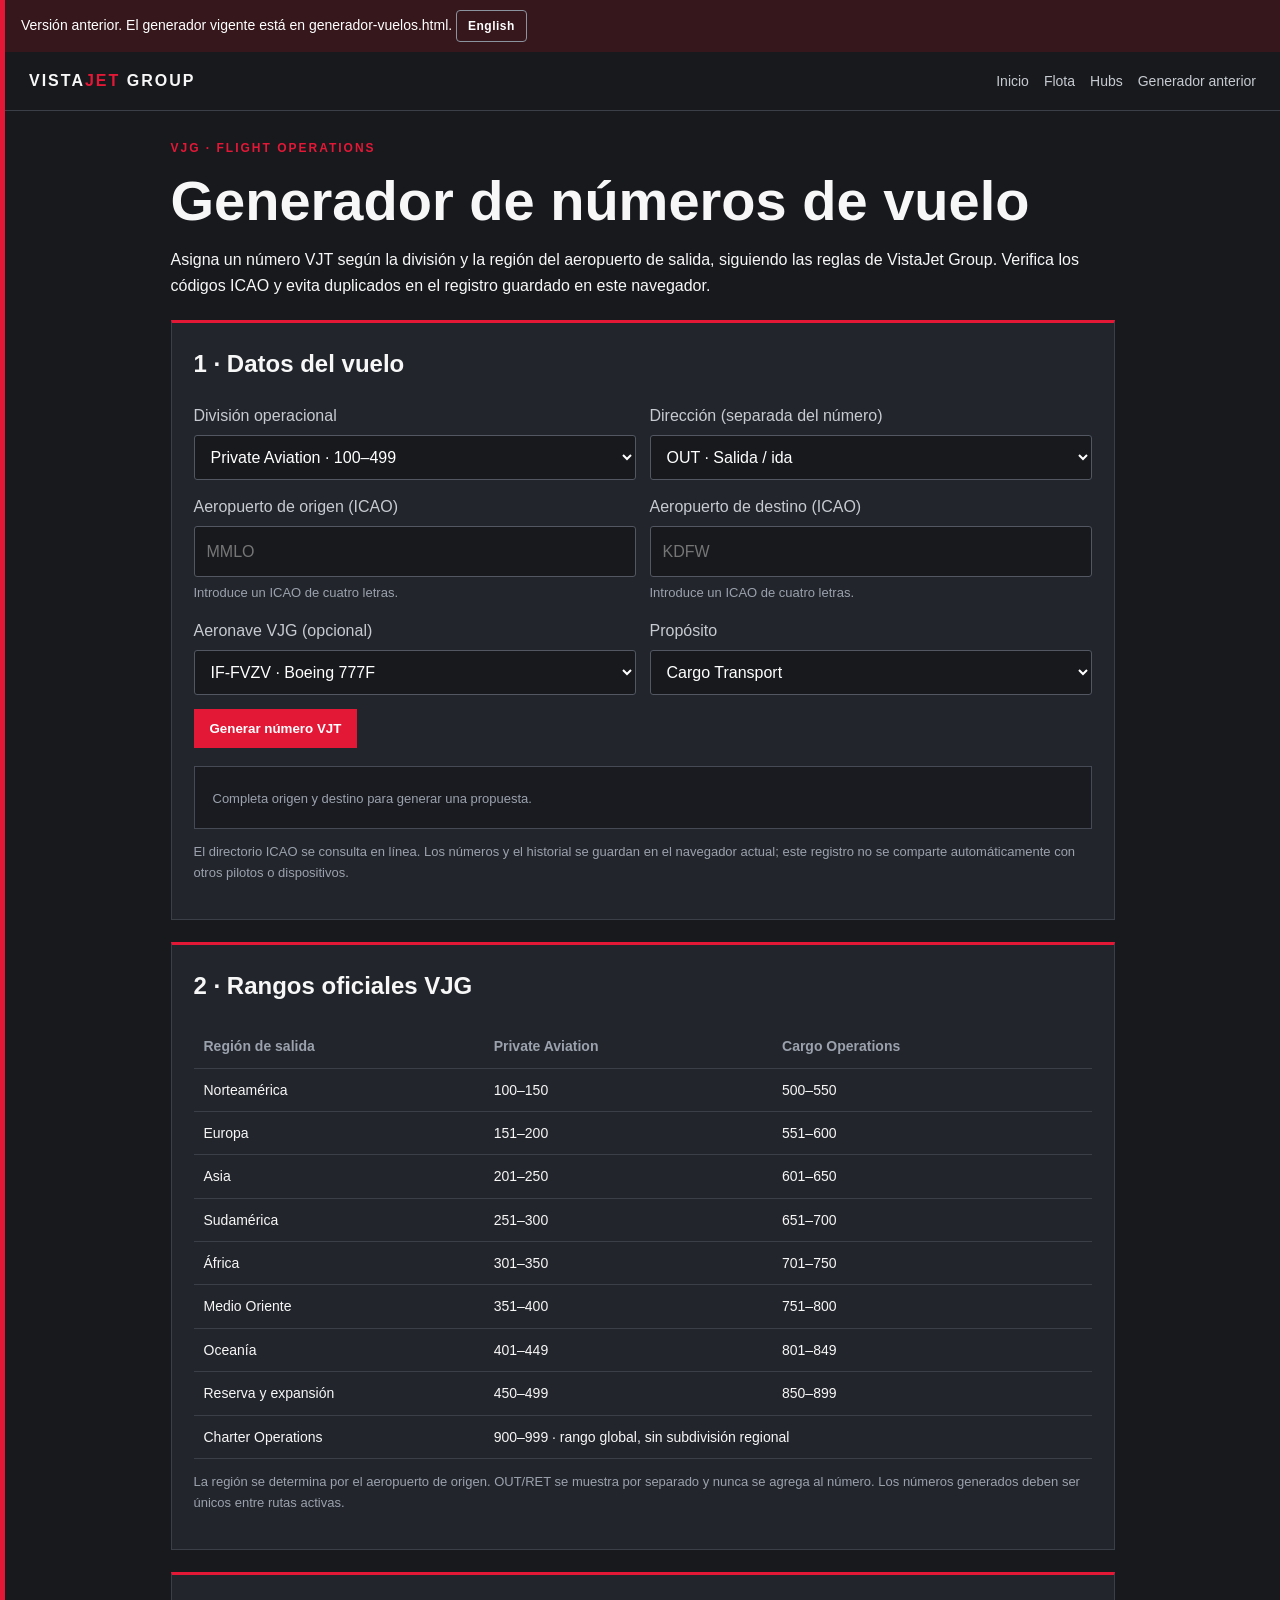
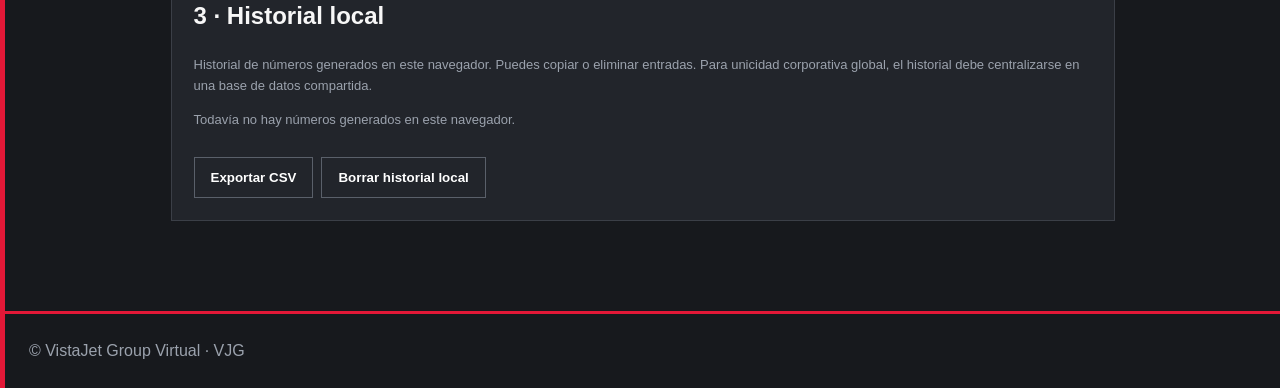
<file: generador-numeros-vuelo.html>
<!doctype html>
<html lang="es"><head><script>try{var l=localStorage.getItem('vjg-lang');if(l==='en'||l==='es')document.documentElement.lang=l;}catch(e){}</script><style>html[lang="es"] .vjg-en{display:none!important}html[lang="en"] .vjg-es{display:none!important}</style><link rel="stylesheet" href="vjg-lang.css"><meta charset="utf-8"><meta name="viewport" content="width=device-width,initial-scale=1"><meta http-equiv="Cache-Control" content="no-cache, no-store, must-revalidate"><title>Generador de números de vuelo | VistaJet Group</title>
<style>
:root{--r:#e31837;--bg:#17191d;--p:#22252b;--s:#c7cbd1;--m:#9ba2ad;--line:#3b3f47}*{box-sizing:border-box}body{margin:0;background:var(--bg);color:#f7f7f7;font:16px/1.6 Inter,Segoe UI,Arial,sans-serif;border-left:5px solid var(--r)}a{color:inherit;text-decoration:none}header{border-bottom:1px solid var(--line);padding:16px 24px;display:flex;align-items:center;justify-content:space-between;gap:16px;flex-wrap:wrap}.brand{font-weight:900;letter-spacing:2px}.brand span,.red{color:var(--r)}nav{display:flex;gap:15px;flex-wrap:wrap;color:var(--s);font-size:14px}.wrap{max-width:1000px;margin:auto;padding:28px}.eyebrow{color:var(--r);font-size:12px;letter-spacing:2px;font-weight:800}h1{font-size:clamp(34px,6vw,56px);line-height:1.05;margin:14px 0}h2{margin-top:0}.panel{background:var(--p);border:1px solid var(--line);border-top:3px solid var(--r);padding:22px;margin:22px 0}.grid{display:grid;grid-template-columns:repeat(2,minmax(0,1fr));gap:14px}.field{display:flex;flex-direction:column;gap:6px;min-width:0}.field label{color:var(--s)}input,select{width:100%;background:#17191d;color:#fff;border:1px solid #525761;border-radius:3px;padding:12px;font:inherit}input[readonly]{color:#c7cbd1}.btn{padding:12px 16px;background:var(--r);font-weight:800;margin:14px 8px 0 0;border:0;color:#fff;cursor:pointer}.btn.secondary{background:transparent;border:1px solid #5a606a}.result{border:1px solid #454a54;padding:18px;margin-top:18px;background:#191b20;overflow-wrap:anywhere}.flightnum{font-size:40px;line-height:1.2;font-weight:900;color:var(--r);letter-spacing:1px}.muted{color:var(--m);font-size:13px}.status{padding:10px 12px;margin:10px 0;border:1px solid #505660}.ok{border-color:#25a95a;color:#73e99b}.bad{border-color:var(--r);color:#ff7c89}.tablewrap{overflow-x:auto}table{width:100%;border-collapse:collapse;font-size:14px}th,td{text-align:left;padding:10px;border-bottom:1px solid var(--line)}th{color:var(--m)}footer{border-top:3px solid var(--r);padding:24px;color:var(--m);margin-top:40px}@media(max-width:680px){.wrap{padding:18px}.grid{grid-template-columns:1fr}header{padding:14px 18px}.flightnum{font-size:32px}}
</style></head><body><div style="background:#35171c;color:#fff;padding:10px 16px;font-size:14px"><span class="vjg-es">Versión anterior. El generador vigente está en </span><span class="vjg-en">Previous version. The current generator is </span><a href="generador-vuelos.html">generador-vuelos.html</a>. <button class="vjg-lang-btn" id="vjgLangBtn" type="button"><span class="vjg-es">English</span><span class="vjg-en">Español</span></button></div>
<header><a class="brand" href="index.html">VISTA<span>JET</span> GROUP</a><nav><a href="index.html">Inicio</a><a href="fleet.html">Flota</a><a href="hubs.html">Hubs</a><a href="generador-vuelos.html">Generador anterior</a></nav></header>
<main class="wrap"><div class="eyebrow">VJG · FLIGHT OPERATIONS</div><h1>Generador de números de vuelo</h1><p>Asigna un número VJT según la división y la región del aeropuerto de salida, siguiendo las reglas de VistaJet Group. Verifica los códigos ICAO y evita duplicados en el registro guardado en este navegador.</p>
<section class="panel"><h2>1 · Datos del vuelo</h2><form id="form"><div class="grid">
<div class="field"><label for="division">División operacional</label><select id="division"><option value="private">Private Aviation · 100–499</option><option value="cargo">Cargo Operations · 500–899</option><option value="charter">Charter Operations · 900–999</option></select></div>
<div class="field"><label for="direction">Dirección (separada del número)</label><select id="direction"><option value="OUT">OUT · Salida / ida</option><option value="RET">RET · Regreso</option></select></div>
<div class="field"><label for="origin">Aeropuerto de origen (ICAO)</label><input id="origin" maxlength="4" placeholder="MMLO" required autocomplete="off" autocapitalize="characters"><div class="muted" id="originInfo">Introduce un ICAO de cuatro letras.</div></div>
<div class="field"><label for="destination">Aeropuerto de destino (ICAO)</label><input id="destination" maxlength="4" placeholder="KDFW" required autocomplete="off" autocapitalize="characters"><div class="muted" id="destinationInfo">Introduce un ICAO de cuatro letras.</div></div>
<div class="field"><label for="aircraft">Aeronave VJG (opcional)</label><select id="aircraft"><option value="IF-FVZV · Boeing 777F">IF-FVZV · Boeing 777F</option><option value="IF-DUOA · Challenger 350">IF-DUOA · Challenger 350</option><option value="IF-JNPB · Airbus A380-800">IF-JNPB · Airbus A380-800</option><option value="Otra / no asignada">Otra / no asignada</option></select></div>
<div class="field"><label for="purpose">Propósito</label><select id="purpose"><option>Cargo Transport</option><option>Executive Transport</option><option>Charter Flight</option><option>Repositioning</option><option>Training Flight</option></select></div>
</div><button class="btn" type="submit">Generar número VJT</button></form><div id="result" class="result" aria-live="polite"><span class="muted">Completa origen y destino para generar una propuesta.</span></div>
<p class="muted">El directorio ICAO se consulta en línea. Los números y el historial se guardan en el navegador actual; este registro no se comparte automáticamente con otros pilotos o dispositivos.</p></section>
<section class="panel"><h2>2 · Rangos oficiales VJG</h2><div class="tablewrap"><table><thead><tr><th>Región de salida</th><th>Private Aviation</th><th>Cargo Operations</th></tr></thead><tbody><tr><td>Norteamérica</td><td>100–150</td><td>500–550</td></tr><tr><td>Europa</td><td>151–200</td><td>551–600</td></tr><tr><td>Asia</td><td>201–250</td><td>601–650</td></tr><tr><td>Sudamérica</td><td>251–300</td><td>651–700</td></tr><tr><td>África</td><td>301–350</td><td>701–750</td></tr><tr><td>Medio Oriente</td><td>351–400</td><td>751–800</td></tr><tr><td>Oceanía</td><td>401–449</td><td>801–849</td></tr><tr><td>Reserva y expansión</td><td>450–499</td><td>850–899</td></tr><tr><td>Charter Operations</td><td colspan="2">900–999 · rango global, sin subdivisión regional</td></tr></tbody></table></div><p class="muted">La región se determina por el aeropuerto de origen. OUT/RET se muestra por separado y nunca se agrega al número. Los números generados deben ser únicos entre rutas activas.</p></section>
<section class="panel"><h2>3 · Historial local</h2><p class="muted">Historial de números generados en este navegador. Puedes copiar o eliminar entradas. Para unicidad corporativa global, el historial debe centralizarse en una base de datos compartida.</p><div id="history"></div><button class="btn secondary" id="export" type="button">Exportar CSV</button><button class="btn secondary" id="clear" type="button">Borrar historial local</button></section>
</main><footer>© VistaJet Group Virtual · VJG</footer>
<script>
(()=> {
const $=id=>document.getElementById(id);
const STORAGE='vjg-flight-number-generator-v1';
const regions={
 private:{na:[100,150],eu:[151,200],as:[201,250],sa:[251,300],af:[301,350],me:[351,400],oc:[401,449],reserve:[450,499]},
 cargo:{na:[500,550],eu:[551,600],as:[601,650],sa:[651,700],af:[701,750],me:[751,800],oc:[801,849],reserve:[850,899]},
 charter:{global:[900,999]}
};
const regionNames={na:'Norteamérica',eu:'Europa',as:'Asia',sa:'Sudamérica',af:'África',me:'Medio Oriente',oc:'Oceanía',reserve:'Reserva y expansión',global:'Global'};
let airportCache={};
function readHistory(){try{return JSON.parse(localStorage.getItem(STORAGE)||'[]')}catch{return []}}
function saveHistory(a){localStorage.setItem(STORAGE,JSON.stringify(a))}
function escapeHTML(s){return String(s??'').replace(/[&<>"']/g,c=>({'&':'&amp;','<':'&lt;','>':'&gt;','"':'&quot;',"'":'&#39;'}[c]))}
function parseCSVLine(line){const out=[];let value='',quoted=false;for(let i=0;i<line.length;i++){const ch=line[i];if(ch==='"'&&quoted&&line[i+1]==='"'){value+='"';i++}else if(ch==='"')quoted=!quoted;else if(ch===','&&!quoted){out.push(value);value=''}else value+=ch}out.push(value);return out}
let directoryPromise;
async function getDirectory(){if(!directoryPromise)directoryPromise=fetch('https://raw.githubusercontent.com/davidmegginson/ourairports-data/main/airports.csv').then(r=>{if(!r.ok)throw Error('No se pudo cargar el directorio ICAO');return r.text()}).then(csv=>{const lines=csv.split(/\r?\n/),heads=parseCSVLine(lines.shift()||''),idx=Object.fromEntries(heads.map((h,i)=>[h,i])),map={};for(const line of lines){if(!line)continue;const c=parseCSVLine(line),icao=(c[idx.icao_code]||'').toUpperCase(),ident=(c[idx.ident]||'').toUpperCase(),gps=(c[idx.gps_code]||'').toUpperCase(),code=/^[A-Z]{4}$/.test(icao)?icao:/^[A-Z]{4}$/.test(gps)?gps:/^[A-Z]{4}$/.test(ident)?ident:'';if(!code||c[idx.type]==='closed'||map[code])continue;map[code]={icao:code,name:c[idx.name]||'Aeropuerto sin nombre',city:c[idx.municipality]||'',country:c[idx.iso_country]||'',continent:c[idx.continent]||''}}return map});return directoryPromise}
function detectRegion(a){const country=(a.country||'').toUpperCase(),continent=(a.continent||'').toUpperCase();if(['AE','SA','QA','BH','KW','OM','YE','IQ','IR','IL','JO','LB','SY','PS','TR','CY'].includes(country))return 'me';return ({NA:'na',SA:'sa',EU:'eu',AS:'as',AF:'af',OC:'oc'})[continent]||'reserve'}
async function lookup(field){const code=$(field).value.trim().toUpperCase();$(field).value=code;const info=$(field+'Info');if(!/^[A-Z]{4}$/.test(code)){info.textContent='Escribe un código ICAO de cuatro letras.';info.dataset.valid='no';return null}info.textContent='Verificando ICAO en el directorio…';info.dataset.valid='pending';try{const db=await getDirectory(),a=db[code];if(!a){info.textContent='ICAO no encontrado en el directorio. Revisa el código.';info.dataset.valid='no';return null}airportCache[code]=a;info.textContent='✓ '+[a.name,a.city,a.country].filter(Boolean).join(' · ');info.dataset.valid='yes';return a}catch(e){info.textContent='No se pudo consultar el directorio. Comprueba tu conexión e inténtalo de nuevo.';info.dataset.valid='error';return null}}
['origin','destination'].forEach(id=>{let timer;$(id).addEventListener('change',()=>lookup(id));$(id).addEventListener('blur',()=>{if($(id).value.trim())lookup(id)});$(id).addEventListener('input',()=>{clearTimeout(timer);timer=setTimeout(()=>{if($(id).value.trim().length===4)lookup(id)},350)})});
function availableNumber(division,region,history){const [start,end]=regions[division][region];const used=new Set(history.filter(x=>x.division===division&&x.region===region).map(x=>Number(x.number)));for(let n=start;n<=end;n++)if(!used.has(n))return n;return null}
function renderHistory(){const list=readHistory();const host=$('history');if(!list.length){host.innerHTML='<p class="muted">Todavía no hay números generados en este navegador.</p>';return}host.innerHTML='<div class="tablewrap"><table><thead><tr><th>Vuelo</th><th>Ruta</th><th>División</th><th>Dirección</th><th></th></tr></thead><tbody>'+list.slice().reverse().map(x=>'<tr><td><b>VJT '+x.number+'</b></td><td>'+escapeHTML(x.origin)+' → '+escapeHTML(x.destination)+'</td><td>'+escapeHTML(x.divisionName)+'</td><td>'+escapeHTML(x.direction)+'</td><td><button class="btn secondary" data-copy="'+x.id+'" type="button">Copiar</button> <button class="btn secondary" data-delete="'+x.id+'" type="button">Eliminar</button></td></tr>').join('')+'</tbody></table></div>';host.querySelectorAll('[data-copy]').forEach(b=>b.addEventListener('click',()=>{const x=readHistory().find(x=>x.id===b.dataset.copy);if(x)navigator.clipboard?.writeText('VJT '+x.number+' | '+x.origin+' → '+x.destination+' | '+x.direction)}));host.querySelectorAll('[data-delete]').forEach(b=>b.addEventListener('click',()=>{saveHistory(readHistory().filter(x=>x.id!==b.dataset.delete));renderHistory()}))}
$('form').addEventListener('submit',async e=>{e.preventDefault();const result=$('result');result.innerHTML='<span class="muted">Verificando aeropuertos y asignación…</span>';const from=$('origin').value.trim().toUpperCase(),to=$('destination').value.trim().toUpperCase();if(from===to){result.innerHTML='<div class="status bad">El origen y el destino no pueden ser el mismo aeropuerto.</div>';return}const [o,d]=await Promise.all([lookup('origin'),lookup('destination')]);if(!o||!d){result.innerHTML='<div class="status bad">No se generó un número: verifica los códigos ICAO y la conexión al directorio.</div>';return}const division=$('division').value,region=division==='charter'?'global':detectRegion(o),hist=readHistory();const range=regions[division][region];const number=availableNumber(division,region,hist);if(number===null){result.innerHTML='<div class="status bad">No quedan números libres en el rango '+range[0]+'–'+range[1]+'. Revisa el historial o las reglas de expansión VJG.</div>';return}const divisionName={private:'Private Aviation',cargo:'Cargo Operations',charter:'Charter Operations'}[division];const entry={id:Date.now().toString(36)+'-'+Math.random().toString(36).slice(2,8),number,division,divisionName,region,regionName:regionNames[region],origin:from,originName:o.name,destination:to,destinationName:d.name,direction:$('direction').value,aircraft:$('aircraft').value,purpose:$('purpose').value,createdAt:new Date().toISOString()};hist.push(entry);saveHistory(hist);result.innerHTML='<div class="muted">NÚMERO VJG ASIGNADO LOCALMENTE</div><div class="flightnum">VJT '+number+'</div><div class="status ok">Número libre en el historial local de este navegador.</div><p><b>'+escapeHTML(from)+' · '+escapeHTML(o.name)+' → '+escapeHTML(to)+' · '+escapeHTML(d.name)+'</b></p><p>'+escapeHTML(divisionName)+' · Región de salida: '+escapeHTML(regionNames[region])+' · Dirección: <b>'+entry.direction+'</b></p><p>Aeronave: '+escapeHTML(entry.aircraft)+' · Propósito: '+escapeHTML(entry.purpose)+'</p><p class="muted">Rango aplicado: '+range[0]+'–'+range[1]+'. OUT/RET se registra por separado y no forma parte del número.</p><button class="btn" type="button" id="copyResult">Copiar asignación</button>'; $('copyResult').addEventListener('click',()=>navigator.clipboard?.writeText('VJT '+number+' | '+from+' → '+to+' | '+divisionName+' | '+entry.direction));renderHistory()});
$('export').addEventListener('click',()=>{const list=readHistory();const cols=['number','divisionName','regionName','origin','originName','destination','destinationName','direction','aircraft','purpose','createdAt'];const csv=[cols.join(','),...list.map(x=>cols.map(k=>'"'+String(x[k]??'').replace(/"/g,'""')+'"').join(','))].join('\r\n');const url=URL.createObjectURL(new Blob(['\ufeff'+csv],{type:'text/csv;charset=utf-8;'}));const a=document.createElement('a');a.href=url;a.download='VJG-flight-number-history.csv';a.click();URL.revokeObjectURL(url)});
$('clear').addEventListener('click',()=>{if(confirm('¿Borrar todo el historial de este navegador?')){saveHistory([]);renderHistory();$('result').innerHTML='<span class="muted">Historial local borrado.</span>'}});
$('division').addEventListener('change',()=>{$('purpose').value=$('division').value==='cargo'?'Cargo Transport':$('division').value==='private'?'Executive Transport':'Charter Flight'});
renderHistory();
})();
</script><script src="vjg-lang.js"></script></body></html>
</file>
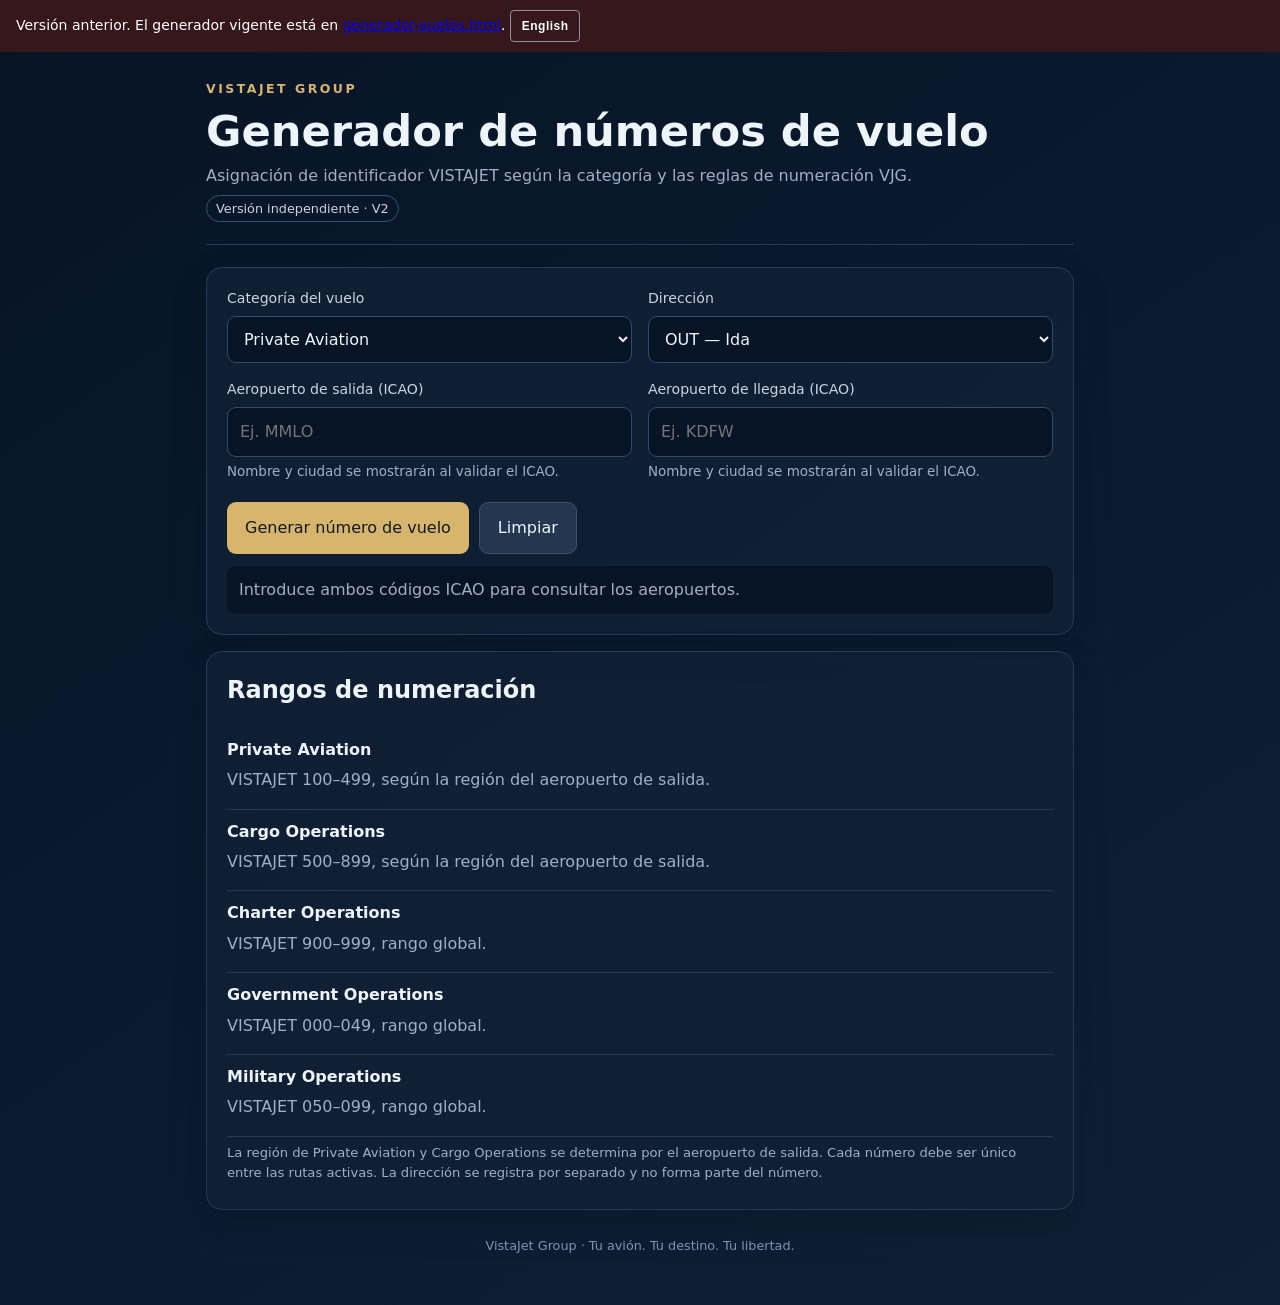
<file: generador-vjg-v2.html>
<!doctype html>
<html lang="es"><head><script>try{var l=localStorage.getItem('vjg-lang');if(l==='en'||l==='es')document.documentElement.lang=l;}catch(e){}</script><style>html[lang="es"] .vjg-en{display:none!important}html[lang="en"] .vjg-es{display:none!important}</style><link rel="stylesheet" href="vjg-lang.css"><meta charset="utf-8"><meta name="viewport" content="width=device-width,initial-scale=1"><title>VJG | Generador de números de vuelo</title>
<style>
:root{--navy:#071426;--panel:#101f34;--line:#263b56;--gold:#d7b56d;--text:#eef4fb;--muted:#9fb0c5;--red:#ff7777;--green:#62d7a1}*{box-sizing:border-box}body{margin:0;background:linear-gradient(145deg,#071426,#0b1b30 60%,#101f34);font:16px/1.5 system-ui,-apple-system,Segoe UI,sans-serif;color:var(--text);min-height:100vh}main{max-width:900px;margin:auto;padding:28px 16px 50px}.brand{color:var(--gold);letter-spacing:.2em;font-size:.78rem;font-weight:800}.head{border-bottom:1px solid var(--line);padding-bottom:22px;margin-bottom:22px}h1{font-size:clamp(1.8rem,5vw,2.7rem);line-height:1.1;margin:.55rem 0}p{color:var(--muted);margin:.4rem 0}.card{background:rgba(16,31,52,.94);border:1px solid var(--line);border-radius:16px;padding:20px;margin:16px 0;box-shadow:0 14px 38px #0002}.grid{display:grid;grid-template-columns:repeat(2,minmax(0,1fr));gap:16px}@media(max-width:600px){.grid{grid-template-columns:1fr}.card{padding:16px}}label{display:block;font-size:.88rem;color:#c9d5e4;margin-bottom:7px}select,input{width:100%;background:#071426;color:var(--text);border:1px solid #344b68;border-radius:9px;padding:12px;font:inherit;outline:none}select:focus,input:focus{border-color:var(--gold)}button{border:0;border-radius:9px;padding:13px 18px;background:var(--gold);color:#101a27;font-weight:800;font:inherit;cursor:pointer}button.secondary{background:#243750;color:var(--text);border:1px solid #3b526e}button:disabled{opacity:.5;cursor:not-allowed}.actions{display:flex;gap:10px;flex-wrap:wrap;margin-top:18px}.result{display:none;border:1px solid #3c5875;border-radius:14px;padding:20px;margin-top:18px}.number{font-size:2.7rem;font-weight:850;letter-spacing:.03em;color:var(--gold)}.pill{display:inline-block;border:1px solid #3b526e;border-radius:999px;padding:3px 9px;color:#c7d5e5;font-size:.8rem}.status{margin-top:12px;padding:12px;border-radius:9px;background:#071426;color:var(--muted)}.ok{color:var(--green)}.bad{color:var(--red)}.small{font-size:.82rem;color:var(--muted)}.airport{margin-top:5px;min-height:22px;font-size:.84rem;color:#9fb0c5}.rule{padding:10px 0;border-bottom:1px solid var(--line)}.rule:last-child{border:0}.foot{font-size:.8rem;color:#8194aa;text-align:center;margin-top:26px}
</style></head><body><div style="background:#35171c;color:#fff;padding:10px 16px;font-size:14px"><span class="vjg-es">Versión anterior. El generador vigente está en </span><span class="vjg-en">Previous version. The current generator is </span><a href="generador-vuelos.html">generador-vuelos.html</a>. <button class="vjg-lang-btn" id="vjgLangBtn" type="button"><span class="vjg-es">English</span><span class="vjg-en">Español</span></button></div><main>
<header class="head"><div class="brand">VISTAJET GROUP</div><h1>Generador de números de vuelo</h1><p>Asignación de identificador VISTAJET según la categoría y las reglas de numeración VJG.</p><span class="pill">Versión independiente · V2</span></header>
<section class="card"><div class="grid">
<div><label for="category">Categoría del vuelo</label><select id="category"><option value="private">Private Aviation</option><option value="cargo">Cargo Operations</option><option value="charter">Charter Operations</option><option value="government">Government Operations</option><option value="military">Military Operations</option></select></div>
<div><label for="direction">Dirección</label><select id="direction"><option value="OUT">OUT — Ida</option><option value="RET">RET — Regreso</option></select></div>
<div><label for="origin">Aeropuerto de salida (ICAO)</label><input id="origin" maxlength="4" placeholder="Ej. MMLO" autocomplete="off"><div id="originName" class="airport">Nombre y ciudad se mostrarán al validar el ICAO.</div></div>
<div><label for="destination">Aeropuerto de llegada (ICAO)</label><input id="destination" maxlength="4" placeholder="Ej. KDFW" autocomplete="off"><div id="destinationName" class="airport">Nombre y ciudad se mostrarán al validar el ICAO.</div></div></div>
<div class="actions"><button id="generate">Generar número de vuelo</button><button id="clear" class="secondary">Limpiar</button></div><div id="status" class="status" role="status">Introduce ambos códigos ICAO para consultar los aeropuertos.</div>
<div id="result" class="result"><div class="small">NÚMERO ASIGNADO</div><div class="number" id="number">VISTAJET 000</div><div id="route"></div><div style="margin-top:10px"><span id="directionTag" class="pill">OUT</span> <span id="categoryTag" class="pill"></span></div><div id="distance" style="margin-top:12px"></div><div id="rangeStatus" class="status"></div><div class="actions"><button id="copy" class="secondary">Copiar resultado</button></div></div></section>
<section class="card"><h2 style="margin-top:0">Rangos de numeración</h2><div class="rule"><b>Private Aviation</b><p>VISTAJET 100–499, según la región del aeropuerto de salida.</p></div><div class="rule"><b>Cargo Operations</b><p>VISTAJET 500–899, según la región del aeropuerto de salida.</p></div><div class="rule"><b>Charter Operations</b><p>VISTAJET 900–999, rango global.</p></div><div class="rule"><b>Government Operations</b><p>VISTAJET 000–049, rango global.</p></div><div class="rule"><b>Military Operations</b><p>VISTAJET 050–099, rango global.</p></div><p class="small">La región de Private Aviation y Cargo Operations se determina por el aeropuerto de salida. Cada número debe ser único entre las rutas activas. La dirección se registra por separado y no forma parte del número.</p></section>
<div class="foot">VistaJet Group · Tu avión. Tu destino. Tu libertad.</div></main>
<script>
const $=id=>document.getElementById(id);
const ranges={charter:[900,999],government:[0,49],military:[50,99]};
const labels={private:"Private Aviation",cargo:"Cargo Operations",charter:"Charter Operations",government:"Government Operations",military:"Military Operations"};
let airports=null,generated=[];
const normalize=id=>$(id).value.trim().toUpperCase();
async function loadAirports(){if(airports)return airports;$('status').textContent='Cargando directorio de aeropuertos…';const res=await fetch('https://raw.githubusercontent.com/davidmegginson/ourairports-data/main/airports.csv');if(!res.ok)throw Error('No se pudo consultar el directorio de aeropuertos.');airports=parseCSV(await res.text());return airports}
function parseCSV(s){const rows=[];let row=[],v='',q=false;for(let i=0;i<s.length;i++){const c=s[i];if(c==='"'&&q&&s[i+1]==='"'){v+='"';i++}else if(c==='"'){q=!q}else if(c===','&&!q){row.push(v);v=''}else if((c==='\n'||c==='\r')&&!q){if(c==='\r'&&s[i+1]==='\n')i++;row.push(v);if(row.length>1)rows.push(row);row=[];v=''}else v+=c}if(v||row.length){row.push(v);rows.push(row)}const h=rows.shift(),ix={};h.forEach((x,i)=>ix[x]=i);return rows.map(r=>({icao:(r[ix.ident]||'').toUpperCase(),name:r[ix.name]||'',city:r[ix.municipality]||'',country:r[ix.iso_country]||'',lat:Number(r[ix.latitude_deg]),lon:Number(r[ix.longitude_deg]),type:r[ix.type]||''})).filter(a=>a.icao&&a.icao.length===4&&Number.isFinite(a.lat)&&Number.isFinite(a.lon))}
async function findAirport(code){const db=await loadAirports();return db.find(a=>a.icao===code&&a.type!=='closed')||null}
function radians(d){return d*Math.PI/180}function distance(a,b){const dLat=radians(b.lat-a.lat),dLon=radians(b.lon-a.lon),x=Math.sin(dLat/2)**2+Math.cos(radians(a.lat))*Math.cos(radians(b.lat))*Math.sin(dLon/2)**2;return 3440.065*2*Math.atan2(Math.sqrt(x),Math.sqrt(1-x))}
function region(a){const c=a.country;if(['US','CA','MX','GL','BM'].includes(c))return'northamerica';if(['AR','BO','BR','CL','CO','EC','FK','GF','GY','PE','PY','SR','UY','VE'].includes(c))return'southamerica';if(['DZ','AO','BJ','BW','BF','BI','CV','CM','CF','TD','KM','CG','CD','CI','DJ','EG','GQ','ER','SZ','ET','GA','GM','GH','GN','GW','KE','LS','LR','LY','MG','MW','ML','MR','MU','YT','MA','MZ','NA','NE','NG','RE','RW','ST','SN','SC','SL','SO','ZA','SS','SD','TZ','TG','TN','UG','EH','ZM','ZW'].includes(c))return'africa';if(['AE','BH','CY','IR','IQ','IL','JO','KW','LB','OM','PS','QA','SA','SY','TR','YE'].includes(c))return'middleeast';if(['CN','JP','KP','KR','MN','TW','HK','MO'].includes(c))return'asia';if(['AU','NZ','FJ','PG','SB','VU','NC','PF','WS','TO','KI','NR','TV','MH','FM','PW'].includes(c))return'oceania';if(['GB','IE','FR','DE','ES','PT','IT','NL','BE','LU','CH','AT','DK','SE','NO','FI','IS','PL','CZ','SK','HU','RO','BG','GR','HR','SI','BA','RS','ME','AL','MK','XK','EE','LV','LT','BY','UA','MD','MT','AD','MC','SM','VA','LI','FO','GI'].includes(c))return'europe';return'expansion'}
const regional={private:{northamerica:[100,150],europe:[151,200],asia:[201,250],southamerica:[251,300],africa:[301,350],middleeast:[351,400],oceania:[401,449],expansion:[450,499]},cargo:{northamerica:[500,550],europe:[551,600],asia:[601,650],southamerica:[651,700],africa:[701,750],middleeast:[751,800],oceania:[801,849],expansion:[850,899]}};
const regionNames={northamerica:'Norteamérica',europe:'Europa',asia:'Asia',southamerica:'Sudamérica',africa:'África',middleeast:'Oriente Medio',oceania:'Oceanía',expansion:'Expansión'};
function showAirport(id,a){$(id).textContent=a?(a.name+(a.city?' · '+a.city:'')+(a.country?' · '+a.country:'')):'No se encontró un aeropuerto con ese código ICAO.';$(id).className='airport '+(a?'ok':'bad')}
async function generate(){$('result').style.display='none';const o=normalize('origin'),d=normalize('destination'),cat=$('category').value;if(!/^[A-Z]{4}$/.test(o)||!/^[A-Z]{4}$/.test(d)){$('status').textContent='Introduce códigos ICAO de cuatro letras para salida y llegada.';return}$('generate').disabled=true;try{const pair=await Promise.all([findAirport(o),findAirport(d)]),a=pair[0],b=pair[1];showAirport('originName',a);showAirport('destinationName',b);if(!a||!b){$('status').innerHTML='<span class="bad">No se pudo validar uno de los códigos ICAO.</span>';return}const nm=distance(a,b),reg=region(a),range=(regional[cat]&&regional[cat][reg])||ranges[cat];if(!range){$('status').textContent='No hay un rango disponible para esta categoría.';return}const used=new Set(generated.map(x=>x.number));let n=null;for(let i=range[0];i<=range[1];i++){if(!used.has(i)){n=i;break}}if(n===null){$('status').innerHTML='<span class="bad">No quedan números disponibles en este rango en esta sesión.</span>';return}generated.push({number:n,cat,o,d});$('number').textContent='VISTAJET '+String(n).padStart(3,'0');$('route').textContent=o+' ('+a.name+') → '+d+' ('+b.name+')';$('directionTag').textContent=$('direction').value;$('categoryTag').textContent=labels[cat];$('distance').textContent='Distancia de ruta estimada: '+Math.round(nm).toLocaleString('es-MX')+' NM';$('rangeStatus').textContent=(cat==='private'||cat==='cargo')?'Rango de '+regionNames[reg]+' según el aeropuerto de salida.':'Rango global de la categoría.';$('result').style.display='block';$('status').innerHTML='<span class="ok">Aeropuertos identificados y número generado.</span>'}catch(e){$('status').innerHTML='<span class="bad">'+e.message+'</span>'}finally{$('generate').disabled=false}}
$('generate').addEventListener('click',generate);$('clear').addEventListener('click',()=>{['origin','destination'].forEach(id=>$(id).value='');$('originName').textContent='Nombre y ciudad se mostrarán al validar el ICAO.';$('destinationName').textContent='Nombre y ciudad se mostrarán al validar el ICAO.';$('result').style.display='none';$('status').textContent='Introduce ambos códigos ICAO para consultar los aeropuertos.'});$('copy').addEventListener('click',async()=>{const txt=$('number').textContent+' | '+$('directionTag').textContent+' | '+$('categoryTag').textContent+' | '+$('route').textContent+' | '+$('distance').textContent;try{await navigator.clipboard.writeText(txt);$('copy').textContent='Copiado'}catch{$('copy').textContent='No se pudo copiar'}});['origin','destination'].forEach(id=>$(id).addEventListener('change',async()=>{const c=normalize(id);if(!/^[A-Z]{4}$/.test(c))return;try{showAirport(id==='origin'?'originName':'destinationName',await findAirport(c))}catch(e){$('status').textContent=e.message}}));
</script><script src="vjg-lang.js"></script></body></html>
</file>
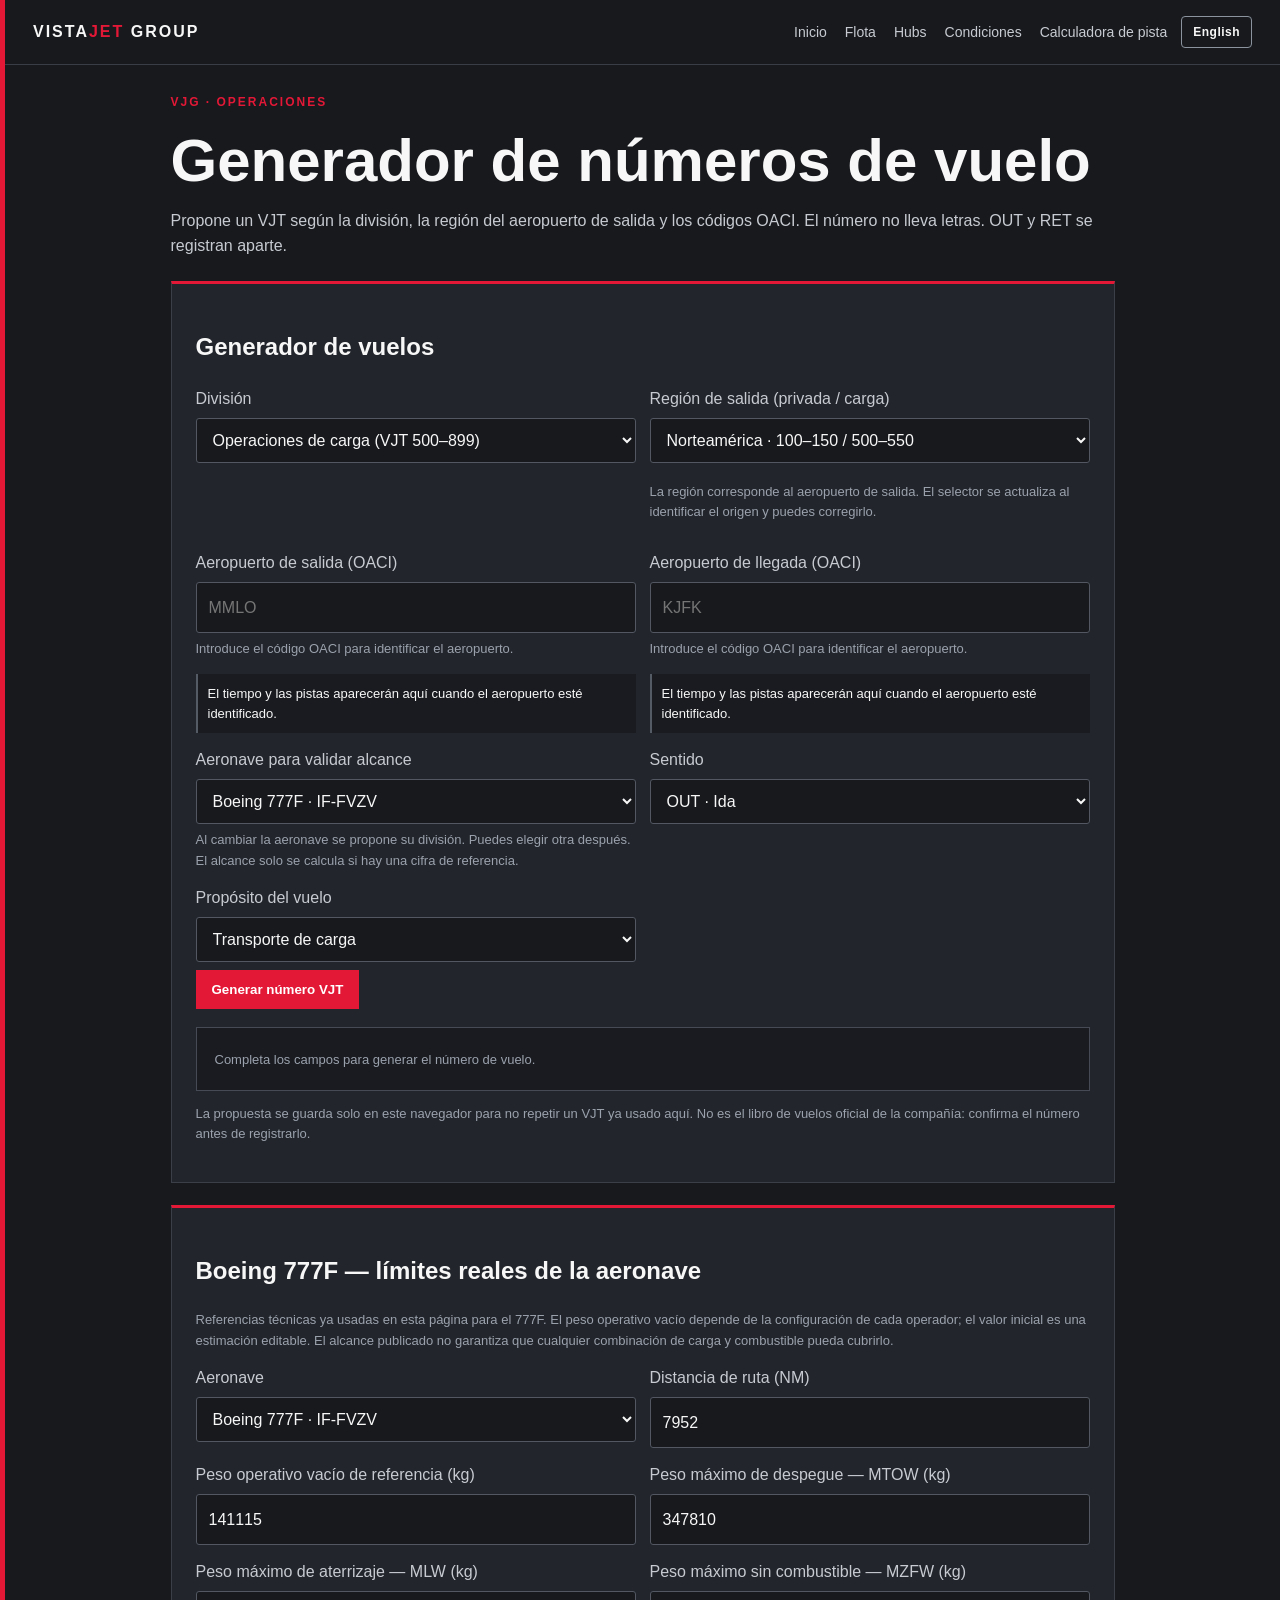
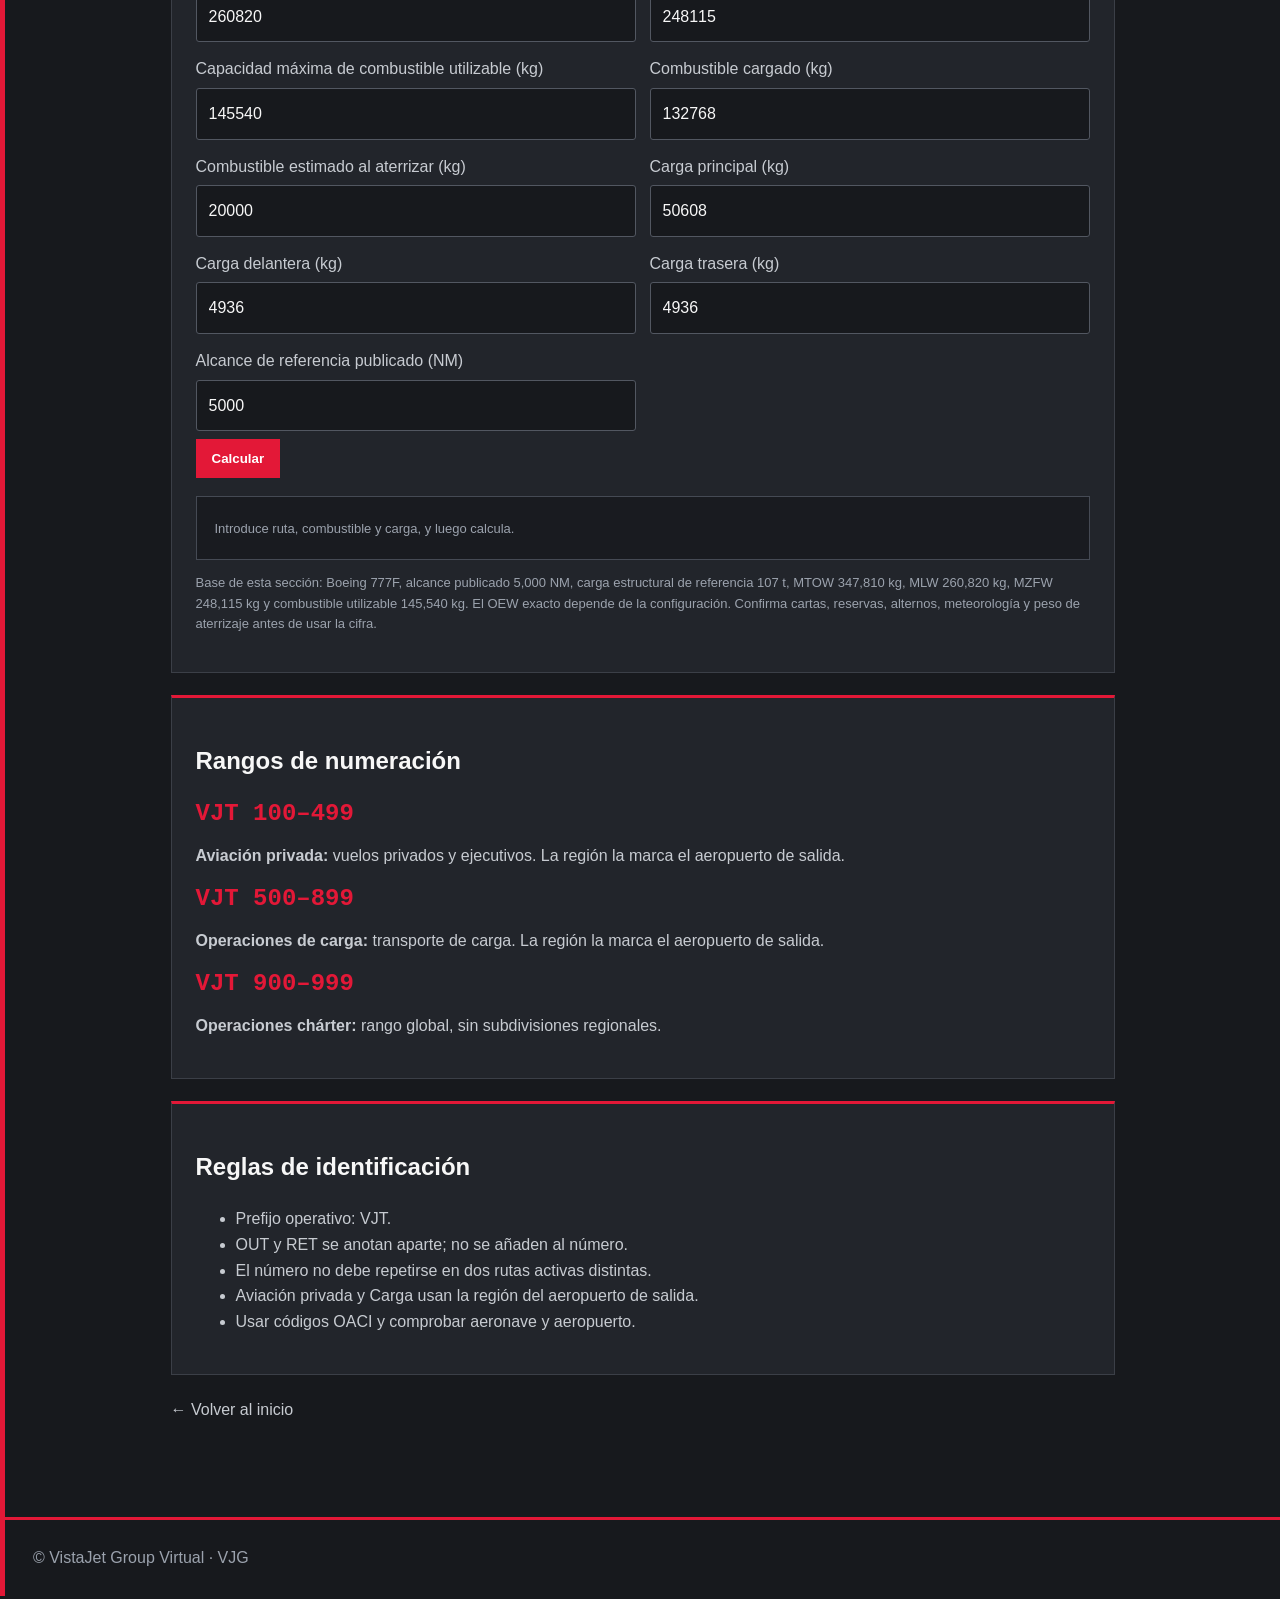
<file: generador-vuelos.html>
<!doctype html>
<html lang="es">
<head>
<meta charset="utf-8">
<meta name="viewport" content="width=device-width,initial-scale=1">
<meta http-equiv="Cache-Control" content="no-cache, no-store, must-revalidate">
<script>try{var l=localStorage.getItem('vjg-lang');if(l==='en'||l==='es')document.documentElement.lang=l;}catch(e){}</script>
<style>html[lang="es"] .vjg-en{display:none!important}html[lang="en"] .vjg-es{display:none!important}</style>
<link rel="stylesheet" href="vjg-lang.css">
<title data-es="Generador de vuelos | VistaJet Group" data-en="Flight Generator | VistaJet Group">Generador de vuelos | VistaJet Group</title>
<style>
:root{--r:#e31837;--bg:#17191d;--p:#22252b;--s:#c7cbd1;--m:#9ba2ad}
*{box-sizing:border-box}body{margin:0;background:var(--bg);color:#f7f7f7;font:16px/1.6 Inter,Segoe UI,Arial,sans-serif;border-left:5px solid var(--r)}
a{color:inherit;text-decoration:none}.wrap{max-width:1000px;margin:auto;padding:28px}
header{border-bottom:1px solid #393d45;padding:16px 28px;display:flex;align-items:center;justify-content:space-between;gap:20px;flex-wrap:wrap}
.brand{font-weight:900;letter-spacing:2px}.brand span,.range{color:var(--r)}
nav{display:flex;gap:18px;flex-wrap:wrap;color:var(--s);font-size:14px}
.eyebrow{color:var(--r);letter-spacing:2px;font-weight:800;font-size:12px}
h1{font-size:clamp(38px,6vw,60px);line-height:1.05;margin:16px 0}
.panel{background:var(--p);border:1px solid #3b3f47;border-top:3px solid var(--r);padding:24px;margin:22px 0}
p,li,label{color:var(--s)}
.range{font:800 24px ui-monospace,monospace}
.btn{display:inline-block;padding:12px 16px;background:var(--r);font-weight:800;margin-top:8px;border:0;color:#fff;cursor:pointer}
.formgrid{display:grid;grid-template-columns:repeat(2,minmax(0,1fr));gap:14px}
.field{display:flex;flex-direction:column;gap:6px}
.field input,.field select{width:100%;background:#17191d;color:#f7f7f7;border:1px solid #525761;border-radius:3px;padding:12px;font:inherit}
.field input[id="origin"],.field input[id="destination"]{text-transform:uppercase}
.result{border:1px solid #454a54;padding:18px;margin-top:18px;background:#191b20}
.result strong{color:var(--r);font-size:28px;letter-spacing:1px}
.muted{color:var(--m);font-size:13px}
.airport-summary{margin-top:8px;padding:10px;background:#191b20;border-left:2px solid #555b65;font-size:13px;line-height:1.5}
.airport-summary b{color:#fff}
.airport-line{display:block;color:var(--s)}
footer{border-top:3px solid var(--r);padding:25px 28px;color:var(--m);margin-top:50px}
.range-alert{margin:12px 0;padding:12px 14px;border:1px solid;font-weight:800;letter-spacing:.4px}
.range-alert.exceeded{color:#ff4d5d;background:#35171c;border-color:#e31837}
.range-alert.within{color:#57e389;background:#153022;border-color:#25a95a}
@media(max-width:700px){.wrap{padding:20px}header{padding:16px 20px}.formgrid{grid-template-columns:1fr}}
</style>
</head>
<body>
<header>
<a class="brand" href="index.html">VISTA<span>JET</span> GROUP</a>
<div class="vjg-head-tools">
<nav>
<a href="index.html"><span class="vjg-es">Inicio</span><span class="vjg-en">Home</span></a>
<a href="fleet.html"><span class="vjg-es">Flota</span><span class="vjg-en">Fleet</span></a>
<a href="hubs.html">Hubs</a>
<a href="condiciones-aeropuerto.html"><span class="vjg-es">Condiciones</span><span class="vjg-en">Airport Conditions</span></a>
<a href="calculadora-pista.html"><span class="vjg-es">Calculadora de pista</span><span class="vjg-en">Runway Calculator</span></a>
</nav>
<button class="vjg-lang-btn" id="vjgLangBtn" type="button"><span class="vjg-es">English</span><span class="vjg-en">Español</span></button>
</div>
</header>
<main class="wrap">
<div class="eyebrow">VJG · <span class="vjg-es">OPERACIONES</span><span class="vjg-en">FLIGHT OPERATIONS</span></div>
<h1><span class="vjg-es">Generador de números de vuelo</span><span class="vjg-en">Flight Number Generator</span></h1>
<p><span class="vjg-es">Propone un VJT según la división, la región del aeropuerto de salida y los códigos OACI. El número no lleva letras. OUT y RET se registran aparte.</span><span class="vjg-en">Proposes a VJT number from the division, the departure-airport region, and the ICAO codes. The number has no letters. OUT and RET are recorded separately.</span></p>
<section class="panel">
<h2><span class="vjg-es">Generador de vuelos</span><span class="vjg-en">Flight Generator</span></h2>
<form id="flightForm">
<div class="formgrid">
<div class="field">
<label for="division"><span class="vjg-es">División</span><span class="vjg-en">Division</span></label>
<select id="division">
<option value="private" data-es="Aviación privada (VJT 100–499)" data-en="Private Aviation (VJT 100–499)">Aviación privada (VJT 100–499)</option>
<option value="cargo" data-es="Operaciones de carga (VJT 500–899)" data-en="Cargo Operations (VJT 500–899)">Operaciones de carga (VJT 500–899)</option>
<option value="charter" data-es="Operaciones chárter (VJT 900–999)" data-en="Charter Operations (VJT 900–999)">Operaciones chárter (VJT 900–999)</option>
</select>
</div>
<div class="field">
<label for="region"><span class="vjg-es">Región de salida (privada / carga)</span><span class="vjg-en">Departure Region (Private/Cargo)</span></label>
<select id="region">
<option value="na" data-es="Norteamérica · 100–150 / 500–550" data-en="North America · 100–150 / 500–550">Norteamérica · 100–150 / 500–550</option>
<option value="eu" data-es="Europa · 151–200 / 551–600" data-en="Europe · 151–200 / 551–600">Europa · 151–200 / 551–600</option>
<option value="as" data-es="Asia · 201–250 / 601–650" data-en="Asia · 201–250 / 601–650">Asia · 201–250 / 601–650</option>
<option value="sa" data-es="Sudamérica · 251–300 / 651–700" data-en="South America · 251–300 / 651–700">Sudamérica · 251–300 / 651–700</option>
<option value="af" data-es="África · 301–350 / 701–750" data-en="Africa · 301–350 / 701–750">África · 301–350 / 701–750</option>
<option value="me" data-es="Medio Oriente · 351–400 / 751–800" data-en="Middle East · 351–400 / 751–800">Medio Oriente · 351–400 / 751–800</option>
<option value="oc" data-es="Oceanía · 401–449 / 801–849" data-en="Oceania · 401–449 / 801–849">Oceanía · 401–449 / 801–849</option>
<option value="reserve" data-es="Expansión · 450–499 / 850–899" data-en="Expansion · 450–499 / 850–899">Expansión · 450–499 / 850–899</option>
</select>
<p class="muted" id="regionNote"></p>
</div>
<div class="field">
<label for="origin"><span class="vjg-es">Aeropuerto de salida (OACI)</span><span class="vjg-en">Departure Airport (ICAO)</span></label>
<input id="origin" maxlength="4" placeholder="MMLO" required pattern="[A-Za-z]{4}" autocomplete="off">
<div id="originInfo" class="muted" aria-live="polite"></div>
<div id="originConditions" class="airport-summary" aria-live="polite"></div>
</div>
<div class="field">
<label for="destination"><span class="vjg-es">Aeropuerto de llegada (OACI)</span><span class="vjg-en">Arrival Airport (ICAO)</span></label>
<input id="destination" maxlength="4" placeholder="KJFK" required pattern="[A-Za-z]{4}" autocomplete="off">
<div id="destinationInfo" class="muted" aria-live="polite"></div>
<div id="destinationConditions" class="airport-summary" aria-live="polite"></div>
</div>
<div class="field">
<label for="aircraft"><span class="vjg-es">Aeronave para validar alcance</span><span class="vjg-en">Aircraft for Range Validation</span></label>
<select id="aircraft">
<option value="777f">Boeing 777F · IF-FVZV</option>
<option value="challenger">Bombardier Challenger 350 · IF-DUOA</option>
<option value="a380">Airbus A380-800 · IF-JNPB</option>
</select>
<div class="muted"><span class="vjg-es">Al cambiar la aeronave se propone su división. Puedes elegir otra después. El alcance solo se calcula si hay una cifra de referencia.</span><span class="vjg-en">Changing the aircraft suggests its division. You can choose another afterwards. Range is calculated only when a reference figure exists.</span></div>
</div>
<div class="field">
<label for="direction"><span class="vjg-es">Sentido</span><span class="vjg-en">Direction</span></label>
<select id="direction">
<option value="OUT" data-es="OUT · Ida" data-en="OUT · Outbound">OUT · Ida</option>
<option value="RET" data-es="RET · Regreso" data-en="RET · Return">RET · Regreso</option>
</select>
</div>
<div class="field">
<label for="purpose"><span class="vjg-es">Propósito del vuelo</span><span class="vjg-en">Flight Purpose</span></label>
<select id="purpose">
<option value="executive" data-es="Transporte ejecutivo" data-en="Executive Transport">Transporte ejecutivo</option>
<option value="cargo" data-es="Transporte de carga" data-en="Cargo Transport">Transporte de carga</option>
<option value="charter" data-es="Vuelo chárter" data-en="Charter Flight">Vuelo chárter</option>
<option value="reposition" data-es="Reposicionamiento" data-en="Repositioning">Reposicionamiento</option>
<option value="training" data-es="Vuelo de entrenamiento" data-en="Training Flight">Vuelo de entrenamiento</option>
</select>
</div>
</div>
<button class="btn" type="submit" id="generateBtn"></button>
</form>
<div class="result" id="result" aria-live="polite"></div>
<p class="muted"><span class="vjg-es">La propuesta se guarda solo en este navegador para no repetir un VJT ya usado aquí. No es el libro de vuelos oficial de la compañía: confirma el número antes de registrarlo.</span><span class="vjg-en">The proposal is stored only in this browser so a VJT already used here is not repeated. It is not the company’s official flight log: confirm the number before recording it.</span></p>
</section>
<section class="panel" id="aircraftCalculator">
<h2>Boeing 777F — <span class="vjg-es">límites reales de la aeronave</span><span class="vjg-en">Real Aircraft Limits</span></h2>
<p class="muted"><span class="vjg-es">Referencias técnicas ya usadas en esta página para el 777F. El peso operativo vacío depende de la configuración de cada operador; el valor inicial es una estimación editable. El alcance publicado no garantiza que cualquier combinación de carga y combustible pueda cubrirlo.</span><span class="vjg-en">Technical references already used on this page for the 777F. Operating empty weight depends on each operator’s configuration; the initial value is an editable estimate. Published range does not guarantee that every payload and fuel combination can fly it.</span></p>
<div class="formgrid">
<div class="field"><label for="calcAircraft"><span class="vjg-es">Aeronave</span><span class="vjg-en">Aircraft</span></label><select id="calcAircraft"><option value="777f">Boeing 777F · IF-FVZV</option></select></div>
<div class="field"><label for="calcDistance"><span class="vjg-es">Distancia de ruta (NM)</span><span class="vjg-en">Route distance (NM)</span></label><input id="calcDistance" type="number" min="0" step="1" value="7952" required></div>
<div class="field"><label for="calcEmpty"><span class="vjg-es">Peso operativo vacío de referencia (kg)</span><span class="vjg-en">Operating empty weight reference (kg)</span></label><input id="calcEmpty" type="number" min="0" step="1" value="141115" required></div>
<div class="field"><label for="calcMtow"><span class="vjg-es">Peso máximo de despegue — MTOW (kg)</span><span class="vjg-en">Maximum takeoff weight — MTOW (kg)</span></label><input id="calcMtow" type="number" min="1" step="1" value="347810" required></div>
<div class="field"><label for="calcMlw"><span class="vjg-es">Peso máximo de aterrizaje — MLW (kg)</span><span class="vjg-en">Maximum landing weight — MLW (kg)</span></label><input id="calcMlw" type="number" min="1" step="1" value="260820" required></div>
<div class="field"><label for="calcMZfw"><span class="vjg-es">Peso máximo sin combustible — MZFW (kg)</span><span class="vjg-en">Maximum zero-fuel weight — MZFW (kg)</span></label><input id="calcMZfw" type="number" min="1" step="1" value="248115" required></div>
<div class="field"><label for="calcFuelCap"><span class="vjg-es">Capacidad máxima de combustible utilizable (kg)</span><span class="vjg-en">Maximum usable fuel capacity (kg)</span></label><input id="calcFuelCap" type="number" min="1" step="1" value="145540" required></div>
<div class="field"><label for="calcFuel"><span class="vjg-es">Combustible cargado (kg)</span><span class="vjg-en">Fuel loaded (kg)</span></label><input id="calcFuel" type="number" min="0" step="1" max="145540" value="132768" required></div>
<div class="field"><label for="calcFuelLanding"><span class="vjg-es">Combustible estimado al aterrizar (kg)</span><span class="vjg-en">Estimated fuel remaining at landing (kg)</span></label><input id="calcFuelLanding" type="number" min="0" step="1" value="20000" required></div>
<div class="field"><label for="calcMain"><span class="vjg-es">Carga principal (kg)</span><span class="vjg-en">Main cargo (kg)</span></label><input id="calcMain" type="number" min="0" step="1" value="50608" required></div>
<div class="field"><label for="calcFront"><span class="vjg-es">Carga delantera (kg)</span><span class="vjg-en">Front cargo (kg)</span></label><input id="calcFront" type="number" min="0" step="1" value="4936" required></div>
<div class="field"><label for="calcBack"><span class="vjg-es">Carga trasera (kg)</span><span class="vjg-en">Back cargo (kg)</span></label><input id="calcBack" type="number" min="0" step="1" value="4936" required></div>
<div class="field"><label for="calcRange"><span class="vjg-es">Alcance de referencia publicado (NM)</span><span class="vjg-en">Published reference range (NM)</span></label><input id="calcRange" type="number" min="1" step="1" value="5000" required></div>
</div>
<button class="btn" type="button" id="calcRun"></button>
<div class="result" id="calcResult" aria-live="polite"></div>
<p class="muted"><span class="vjg-es">Base de esta sección: Boeing 777F, alcance publicado 5,000 NM, carga estructural de referencia 107 t, MTOW 347,810 kg, MLW 260,820 kg, MZFW 248,115 kg y combustible utilizable 145,540 kg. El OEW exacto depende de la configuración. Confirma cartas, reservas, alternos, meteorología y peso de aterrizaje antes de usar la cifra.</span><span class="vjg-en">Reference basis: Boeing 777F, 5,000 NM published range, 107 t structural payload, MTOW 347,810 kg, MLW 260,820 kg, MZFW 248,115 kg and usable fuel capacity 145,540 kg. The exact OEW depends on the aircraft configuration. Validate performance charts, fuel reserves, alternate airports, weather and landing weight before operational use.</span></p>
</section>
<section class="panel">
<h2><span class="vjg-es">Rangos de numeración</span><span class="vjg-en">Numbering Ranges</span></h2>
<div class="range">VJT 100–499</div>
<p><strong><span class="vjg-es">Aviación privada:</span><span class="vjg-en">Private Aviation:</span></strong> <span class="vjg-es">vuelos privados y ejecutivos. La región la marca el aeropuerto de salida.</span><span class="vjg-en">private and executive flights. The region is determined by the departure airport.</span></p>
<div class="range">VJT 500–899</div>
<p><strong><span class="vjg-es">Operaciones de carga:</span><span class="vjg-en">Cargo Operations:</span></strong> <span class="vjg-es">transporte de carga. La región la marca el aeropuerto de salida.</span><span class="vjg-en">cargo transportation. The region is determined by the departure airport.</span></p>
<div class="range">VJT 900–999</div>
<p><strong><span class="vjg-es">Operaciones chárter:</span><span class="vjg-en">Charter Operations:</span></strong> <span class="vjg-es">rango global, sin subdivisiones regionales.</span><span class="vjg-en">global range, without regional subdivisions.</span></p>
</section>
<section class="panel">
<h2><span class="vjg-es">Reglas de identificación</span><span class="vjg-en">Identification Rules</span></h2>
<ul>
<li><span class="vjg-es">Prefijo operativo: VJT.</span><span class="vjg-en">Operational prefix: VJT.</span></li>
<li><span class="vjg-es">OUT y RET se anotan aparte; no se añaden al número.</span><span class="vjg-en">OUT and RET are recorded separately; they are not added to the number.</span></li>
<li><span class="vjg-es">El número no debe repetirse en dos rutas activas distintas.</span><span class="vjg-en">The number must be unique across active routes.</span></li>
<li><span class="vjg-es">Aviación privada y Carga usan la región del aeropuerto de salida.</span><span class="vjg-en">Private Aviation and Cargo use the departure airport’s region.</span></li>
<li><span class="vjg-es">Usar códigos OACI y comprobar aeronave y aeropuerto.</span><span class="vjg-en">Use ICAO codes and validate aircraft and airport capabilities.</span></li>
</ul>
</section>
<p><a href="index.html"><span class="vjg-es">← Volver al inicio</span><span class="vjg-en">← Back to Home</span></a></p>
</main>
<footer>© VistaJet Group Virtual · VJG</footer>
<script src="vjg-lang.js"></script>
<script src="vjg-airports.js"></script>
<script src="vjg-generator.js"></script>
</body>
</html>
</file>
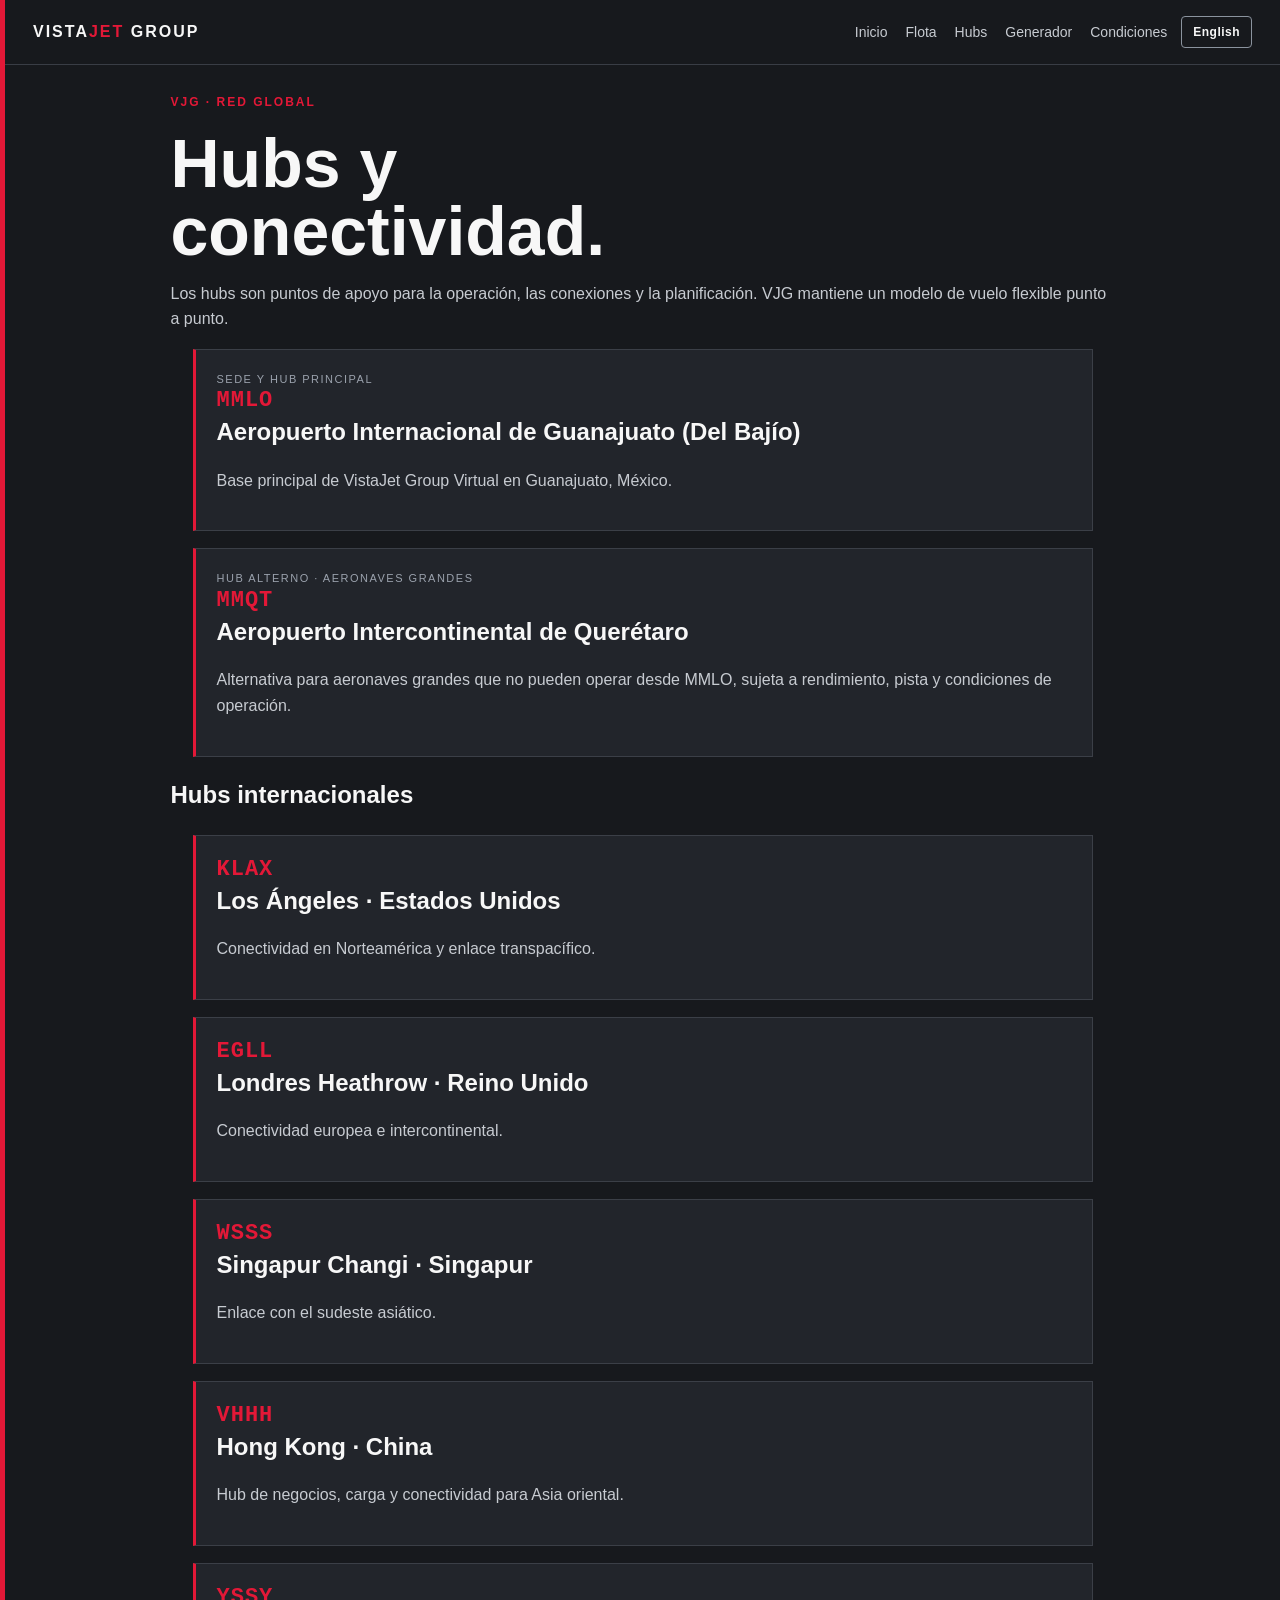
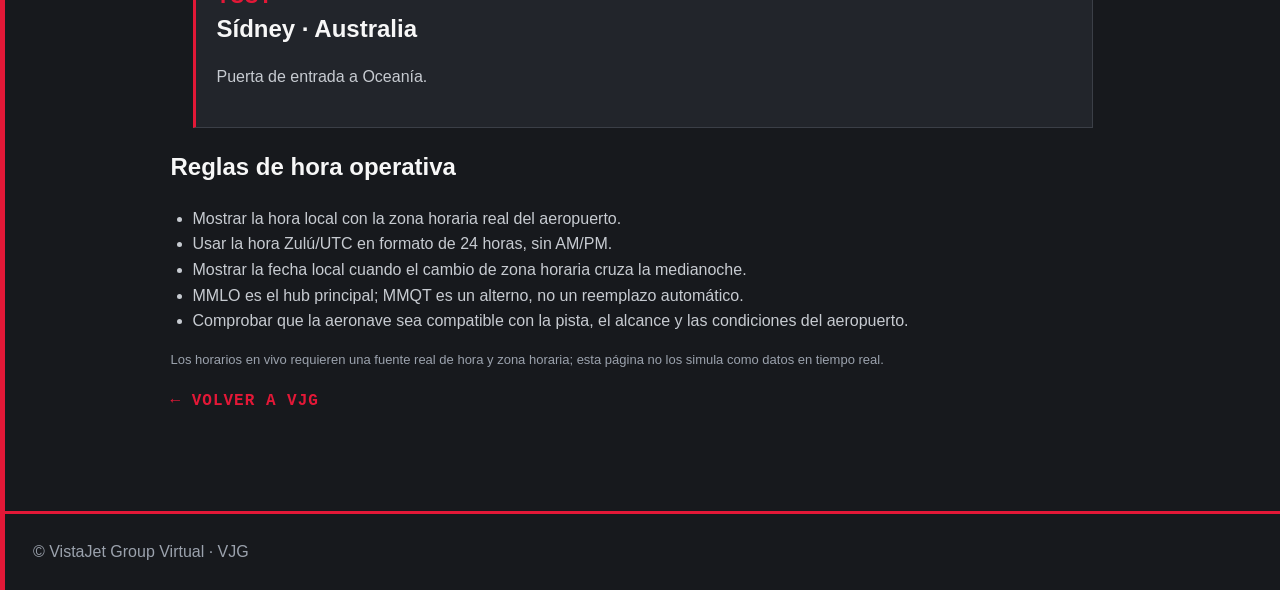
<file: hubs.html>
<!doctype html>
<html lang="es">
<head>
<meta charset="utf-8">
<meta name="viewport" content="width=device-width,initial-scale=1">
<script>try{var l=localStorage.getItem('vjg-lang');if(l==='en'||l==='es')document.documentElement.lang=l;}catch(e){}</script>
<style>html[lang="es"] .vjg-en{display:none!important}html[lang="en"] .vjg-es{display:none!important}</style>
<link rel="stylesheet" href="vjg-lang.css">
<title data-es="Hubs | VistaJet Group" data-en="Hubs | VistaJet Group">Hubs | VistaJet Group</title>
<style>
:root{--r:#e31837;--bg:#17191d;--p:#22252b;--s:#c7cbd1;--m:#9ba2ad}
*{box-sizing:border-box}body{margin:0;background:var(--bg);color:#f7f7f7;font:16px/1.6 Inter,Segoe UI,Arial,sans-serif;border-left:5px solid var(--r)}
a{color:inherit;text-decoration:none}.wrap{max-width:1000px;margin:auto;padding:28px}
header{border-bottom:1px solid #393d45;padding:16px 28px;display:flex;align-items:center;justify-content:space-between;gap:20px;flex-wrap:wrap}
.brand{font-weight:900;letter-spacing:2px}.brand span,.code{color:var(--r)}
nav{display:flex;gap:18px;flex-wrap:wrap;color:var(--s);font-size:14px}
.eyebrow{color:var(--r);letter-spacing:2px;font-weight:800;font-size:12px}
h1{font-size:clamp(42px,7vw,68px);line-height:1;margin:16px 0}p{color:var(--s)}
.panel{background:var(--p);border:1px solid #3b3f47;border-left:3px solid var(--r);padding:21px;margin:17px auto;max-width:900px}
.panel h2{margin:0 0 5px}
.code{font:800 22px ui-monospace,monospace;letter-spacing:1px}
.tag{font-size:11px;color:var(--m);letter-spacing:1.5px}
.rules{padding-left:22px;color:var(--s)}
footer{border-top:3px solid var(--r);padding:25px 28px;color:var(--m);margin-top:55px}
@media(max-width:760px){.wrap{padding:22px}header{padding:16px 22px}}
</style>
</head>
<body>
<header>
<a class="brand" href="index.html">VISTA<span>JET</span> GROUP</a>
<div class="vjg-head-tools">
<nav>
<a href="index.html"><span class="vjg-es">Inicio</span><span class="vjg-en">Home</span></a>
<a href="fleet.html"><span class="vjg-es">Flota</span><span class="vjg-en">Fleet</span></a>
<a href="hubs.html">Hubs</a>
<a href="generador-vuelos.html"><span class="vjg-es">Generador</span><span class="vjg-en">Generator</span></a>
<a href="condiciones-aeropuerto.html"><span class="vjg-es">Condiciones</span><span class="vjg-en">Conditions</span></a>
</nav>
<button class="vjg-lang-btn" id="vjgLangBtn" type="button"><span class="vjg-es">English</span><span class="vjg-en">Español</span></button>
</div>
</header>
<main class="wrap">
<div class="eyebrow">VJG · <span class="vjg-es">RED GLOBAL</span><span class="vjg-en">GLOBAL NETWORK</span></div>
<h1><span class="vjg-es">Hubs y<br>conectividad.</span><span class="vjg-en">Hubs and<br>Connectivity.</span></h1>
<p><span class="vjg-es">Los hubs son puntos de apoyo para la operación, las conexiones y la planificación. VJG mantiene un modelo de vuelo flexible punto a punto.</span><span class="vjg-en">Hubs are key points for operations, connections, and planning. VJG maintains a flexible point-to-point flight model.</span></p>
<article class="panel">
<div class="tag"><span class="vjg-es">SEDE Y HUB PRINCIPAL</span><span class="vjg-en">HEADQUARTERS AND MAIN HUB</span></div>
<div class="code">MMLO</div>
<h2><span class="vjg-es">Aeropuerto Internacional de Guanajuato (Del Bajío)</span><span class="vjg-en">Del Bajío International Airport</span></h2>
<p><span class="vjg-es">Base principal de VistaJet Group Virtual en Guanajuato, México.</span><span class="vjg-en">Main base of VistaJet Group Virtual in Guanajuato, Mexico.</span></p>
</article>
<article class="panel">
<div class="tag"><span class="vjg-es">HUB ALTERNO · AERONAVES GRANDES</span><span class="vjg-en">ALTERNATE HUB · LARGE AIRCRAFT</span></div>
<div class="code">MMQT</div>
<h2><span class="vjg-es">Aeropuerto Intercontinental de Querétaro</span><span class="vjg-en">Querétaro Intercontinental Airport</span></h2>
<p><span class="vjg-es">Alternativa para aeronaves grandes que no pueden operar desde MMLO, sujeta a rendimiento, pista y condiciones de operación.</span><span class="vjg-en">Alternative for large aircraft unable to operate from MMLO, subject to performance, runway, and operating conditions.</span></p>
</article>
<h2><span class="vjg-es">Hubs internacionales</span><span class="vjg-en">International Hubs</span></h2>
<article class="panel"><div class="code">KLAX</div><h2><span class="vjg-es">Los Ángeles · Estados Unidos</span><span class="vjg-en">Los Angeles · United States</span></h2><p><span class="vjg-es">Conectividad en Norteamérica y enlace transpacífico.</span><span class="vjg-en">North American connectivity and a transpacific link.</span></p></article>
<article class="panel"><div class="code">EGLL</div><h2><span class="vjg-es">Londres Heathrow · Reino Unido</span><span class="vjg-en">London Heathrow · United Kingdom</span></h2><p><span class="vjg-es">Conectividad europea e intercontinental.</span><span class="vjg-en">European and intercontinental connectivity.</span></p></article>
<article class="panel"><div class="code">WSSS</div><h2><span class="vjg-es">Singapur Changi · Singapur</span><span class="vjg-en">Singapore Changi · Singapore</span></h2><p><span class="vjg-es">Enlace con el sudeste asiático.</span><span class="vjg-en">Southeast Asian connection.</span></p></article>
<article class="panel"><div class="code">VHHH</div><h2><span class="vjg-es">Hong Kong · China</span><span class="vjg-en">Hong Kong · China</span></h2><p><span class="vjg-es">Hub de negocios, carga y conectividad para Asia oriental.</span><span class="vjg-en">Business, cargo, and connectivity hub for East Asia.</span></p></article>
<article class="panel"><div class="code">YSSY</div><h2><span class="vjg-es">Sídney · Australia</span><span class="vjg-en">Sydney · Australia</span></h2><p><span class="vjg-es">Puerta de entrada a Oceanía.</span><span class="vjg-en">Gateway to Oceania.</span></p></article>
<h2><span class="vjg-es">Reglas de hora operativa</span><span class="vjg-en">Operating Time Rules</span></h2>
<ul class="rules">
<li><span class="vjg-es">Mostrar la hora local con la zona horaria real del aeropuerto.</span><span class="vjg-en">Display local time using the airport’s actual time zone.</span></li>
<li><span class="vjg-es">Usar la hora Zulú/UTC en formato de 24 horas, sin AM/PM.</span><span class="vjg-en">Use Zulu/UTC time in 24-hour format, without AM/PM.</span></li>
<li><span class="vjg-es">Mostrar la fecha local cuando el cambio de zona horaria cruza la medianoche.</span><span class="vjg-en">Display the local date when a time-zone change crosses midnight.</span></li>
<li><span class="vjg-es">MMLO es el hub principal; MMQT es un alterno, no un reemplazo automático.</span><span class="vjg-en">MMLO is the main hub; MMQT is an alternate, not an automatic replacement.</span></li>
<li><span class="vjg-es">Comprobar que la aeronave sea compatible con la pista, el alcance y las condiciones del aeropuerto.</span><span class="vjg-en">Validate aircraft compatibility with the runway, range, and airport conditions.</span></li>
</ul>
<p style="color:var(--m);font-size:13px"><span class="vjg-es">Los horarios en vivo requieren una fuente real de hora y zona horaria; esta página no los simula como datos en tiempo real.</span><span class="vjg-en">Live schedules require a real time and time-zone source; they are not simulated as real-time data.</span></p>
<p><a class="code" href="index.html" style="font-size:16px"><span class="vjg-es">← VOLVER A VJG</span><span class="vjg-en">← BACK TO VJG</span></a></p>
</main>
<footer>© VistaJet Group Virtual · VJG</footer>
<script src="vjg-lang.js"></script>
</body>
</html>
</file>
<file: vjg-lang.css>
.vjg-lang-btn{
  appearance:none;
  background:transparent;
  color:inherit;
  border:1px solid #8b939e;
  border-radius:4px;
  padding:8px 11px;
  font:700 12px/1.2 Inter,Segoe UI,Arial,sans-serif;
  letter-spacing:.04em;
  cursor:pointer;
  white-space:nowrap;
}
.vjg-lang-btn:hover{border-color:#e31837}
.vjg-lang-btn:focus-visible{outline:2px solid #e31837;outline-offset:2px}
.vjg-head-tools{display:flex;align-items:center;justify-content:flex-end;gap:14px;flex-wrap:wrap}
</file>
